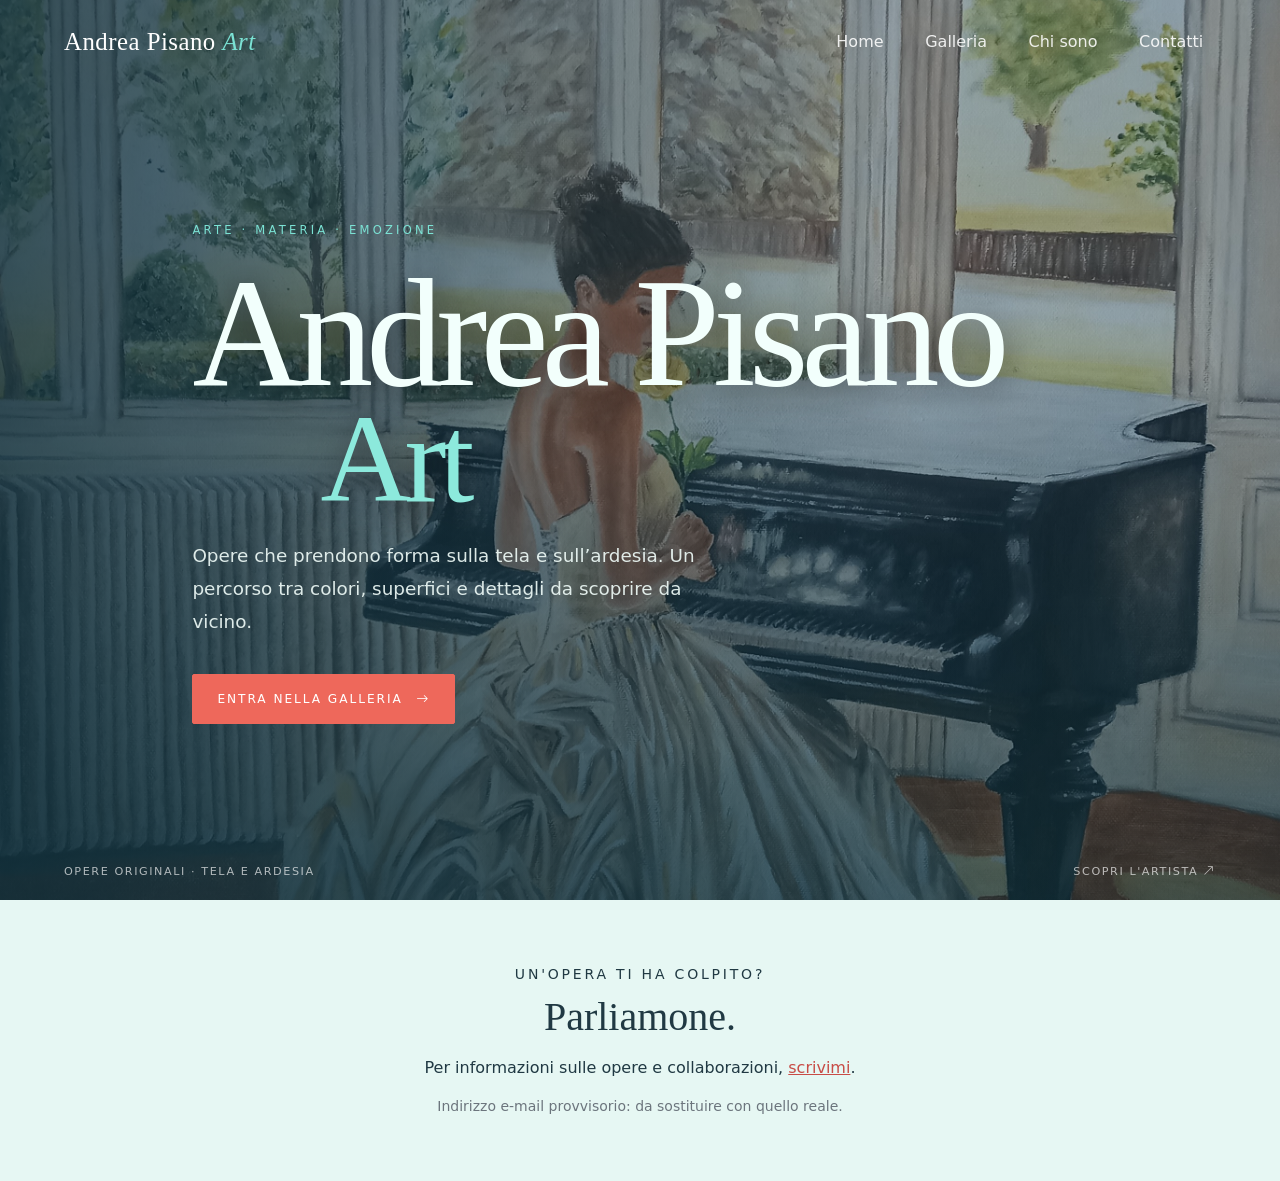
<file: index.html>
<!doctype html>
<html lang="it">
<head>
  <meta charset="utf-8">
  <meta name="viewport" content="width=device-width, initial-scale=1">
  <meta name="theme-color" content="#174a54">
  <meta name="description" content="Andrea Pisano Art — opere artistiche su tela e ardesia.">
  <title>Andrea Pisano Art</title>
  <link rel="preconnect" href="https://cdn.jsdelivr.net">
  <link href="https://cdn.jsdelivr.net/npm/bootstrap@5.3.3/dist/css/bootstrap.min.css" rel="stylesheet">
  <link href="https://cdn.jsdelivr.net/npm/bootstrap-icons@1.11.3/font/bootstrap-icons.min.css" rel="stylesheet">
  <link rel="stylesheet" href="styles.css">
  <style>
    :root { --ap-ink: #f2fffc; --ap-gold: #7be2d4; }
    html { scroll-behavior: smooth; }
    body { margin: 0; background: #12323d; color: var(--ap-ink); }
    .landing { min-height: 100svh; position: relative; isolation: isolate; display: flex; flex-direction: column; overflow: hidden; }
    .landing::before { content: ""; position: absolute; inset: 0; z-index: -2; background: url('assets/demo-artwork.jpg') center 28% / cover no-repeat; transform: scale(1); }
    .landing::after { content: ""; position: absolute; inset: 0; z-index: -1; background: linear-gradient(90deg, rgba(10,42,53,.78), rgba(12,54,64,.28) 70%), linear-gradient(0deg, rgba(10,42,53,.56), transparent 60%); }
    .landing-nav { background: transparent; padding: 1.15rem clamp(1rem, 5vw, 5rem); }
    .landing-brand { color: #fff !important; font-family: Georgia, serif; font-size: clamp(1.2rem, 2vw, 1.55rem); letter-spacing: .02em; }
    .landing-brand em { color: var(--ap-gold); font-style: italic; }
    .landing-nav .nav-link { color: #fff; opacity: .88; padding: .7rem .8rem !important; }
    .landing-nav .nav-link:hover { color: var(--ap-gold); }
    .landing-nav .navbar-toggler { border-color: #ffffff70; padding: .45rem .65rem; }
    .landing-nav .navbar-toggler-icon { filter: invert(1); }
    .landing-content { width: min(1100px, 100%); margin: auto; padding: clamp(5rem, 12vh, 9rem) clamp(1.4rem, 8vw, 8rem) clamp(4rem, 10vh, 7rem); }
    .landing-kicker { text-transform: uppercase; letter-spacing: .28em; font-size: .72rem; color: var(--ap-gold); margin-bottom: 1.5rem; }
    .landing-title { font-family: "Brush Script MT", "Segoe Script", "URW Chancery L", cursive; font-size: clamp(4.1rem, 12vw, 9.8rem); line-height: .9; font-weight: 500; letter-spacing: -.045em; margin: 0 0 1.5rem; text-shadow: 0 5px 35px #0008; }
    .landing-title span { display: block; color: #8ce9dc; font-size: .82em; margin-left: clamp(1.8rem, 10vw, 8rem); }
    .landing-copy { max-width: 34rem; color: #effbf7e8; font-size: clamp(1rem, 2vw, 1.15rem); line-height: 1.8; margin: 0 0 2.2rem; }
    .landing-cta { display: inline-flex; align-items: center; gap: .85rem; padding: .95rem 1.5rem; color: #fff; background: #ee685b; border: 1px solid #ee685b; border-radius: 2px; text-decoration: none; text-transform: uppercase; font-size: .76rem; letter-spacing: .16em; transition: .2s ease; }
    .landing-cta:hover { background: #ff8170; border-color: #ff8170; color: #fff; transform: translateY(-2px); }
    .landing-bottom { display: flex; justify-content: space-between; gap: 1rem; padding: 1.2rem clamp(1rem, 5vw, 5rem); color: #ffffffa8; font-size: .7rem; letter-spacing: .14em; text-transform: uppercase; }
    .landing-bottom a { color: inherit; text-decoration: none; }
    .contact-strip { background: #e6f7f3; color: #203943; padding: 4rem 1.5rem; text-align: center; }
    .contact-strip h2 { font: 2.5rem Georgia, serif; margin-bottom: 1rem; }
    .contact-strip a { color: #c84c46; }
    @media (max-width: 575.98px) {
      .landing::after { background: linear-gradient(90deg, rgba(10,42,53,.76), rgba(12,54,64,.34)), linear-gradient(0deg, rgba(10,42,53,.64), transparent 70%); }
      .landing-content { padding-top: 5rem; padding-bottom: 4rem; }
      .landing-title { font-size: clamp(4rem, 19vw, 6rem); }
      .landing-copy { max-width: 27rem; }
      .landing-bottom { font-size: .58rem; letter-spacing: .08em; }
    }
  </style>
</head>
<body>
  <!-- initial -->
  <main class="landing"> 
    <nav class="navbar navbar-expand-lg landing-nav" aria-label="Navigazione principale">
      <div class="container-fluid px-0">
        <a class="navbar-brand landing-brand" href="index.html">Andrea Pisano <em>Art</em></a>
        <button class="navbar-toggler" type="button" data-bs-toggle="collapse" data-bs-target="#landingNavigation" aria-controls="landingNavigation" aria-expanded="false" aria-label="Apri il menu">
          <span class="navbar-toggler-icon"></span>
        </button>
        <div class="collapse navbar-collapse" id="landingNavigation">
          <ul class="navbar-nav ms-auto align-items-lg-center gap-lg-3 pt-3 pt-lg-0">
            <li class="nav-item"><a class="nav-link" href="index.html">Home</a></li> 
            <li class="nav-item"><a class="nav-link" href="galleria.html">Galleria</a></li>
            <li class="nav-item"><a class="nav-link" href="chi-sono.html">Chi sono</a></li>
            <li class="nav-item"><a class="nav-link" href="#contatti">Contatti</a></li>
          </ul>
        </div>
      </div>
    </nav>

    <section class="landing-content">
      <p class="landing-kicker">Arte · Materia · Emozione</p>
      <h1 class="landing-title">Andrea Pisano<span> Art</span></h1>
      <p class="landing-copy">Opere che prendono forma sulla tela e sull’ardesia. Un percorso tra colori, superfici e dettagli da scoprire da vicino.</p>
      <a class="landing-cta" href="galleria.html">Entra nella galleria <i class="bi bi-arrow-right"></i></a>
    </section>
    <div class="landing-bottom"><span>Opere originali · Tela e ardesia</span><a href="chi-sono.html">Scopri l'artista <i class="bi bi-arrow-up-right"></i></a></div>
  </main>

  <section class="contact-strip" id="contatti">
    <div class="container">
      <p class="text-uppercase small mb-2" style="letter-spacing:.2em">Un'opera ti ha colpito?</p>
      <h2>Parliamone.</h2>
      <p class="mb-0">Per informazioni sulle opere e collaborazioni, <a href="mailto:info@andreapisano.art">scrivimi</a>.</p>
      <p class="small text-secondary mt-3 mb-0">Indirizzo e-mail provvisorio: da sostituire con quello reale.</p>
    </div>
  </section>
  <script src="https://cdn.jsdelivr.net/npm/bootstrap@5.3.3/dist/js/bootstrap.bundle.min.js"></script>
  <script src="sign.js"></script>
 
  <script>
    initHeroSignature('.landing-content', {
      width: '340px',     // Larghezza ideale su desktop
      maxWidth: '50%',    // Su mobile si adatta senza diventare enorme
      bottom: '8%',       // Distanza dal bordo basso
      right: '6%',        // Distanza dal bordo destro
      color: '#1e3a8a',   // Colore (es. bianco caldo/avorio per quadro scuro, oppure '#1a1817' per quadro chiaro)
      delay: 2000,        // Parte 2 secondi (2000ms) dopo il caricamento della copertina
      speed: 1.0          // Velocità di scrittura
    });
  </script>
</body>
</html>
</file>
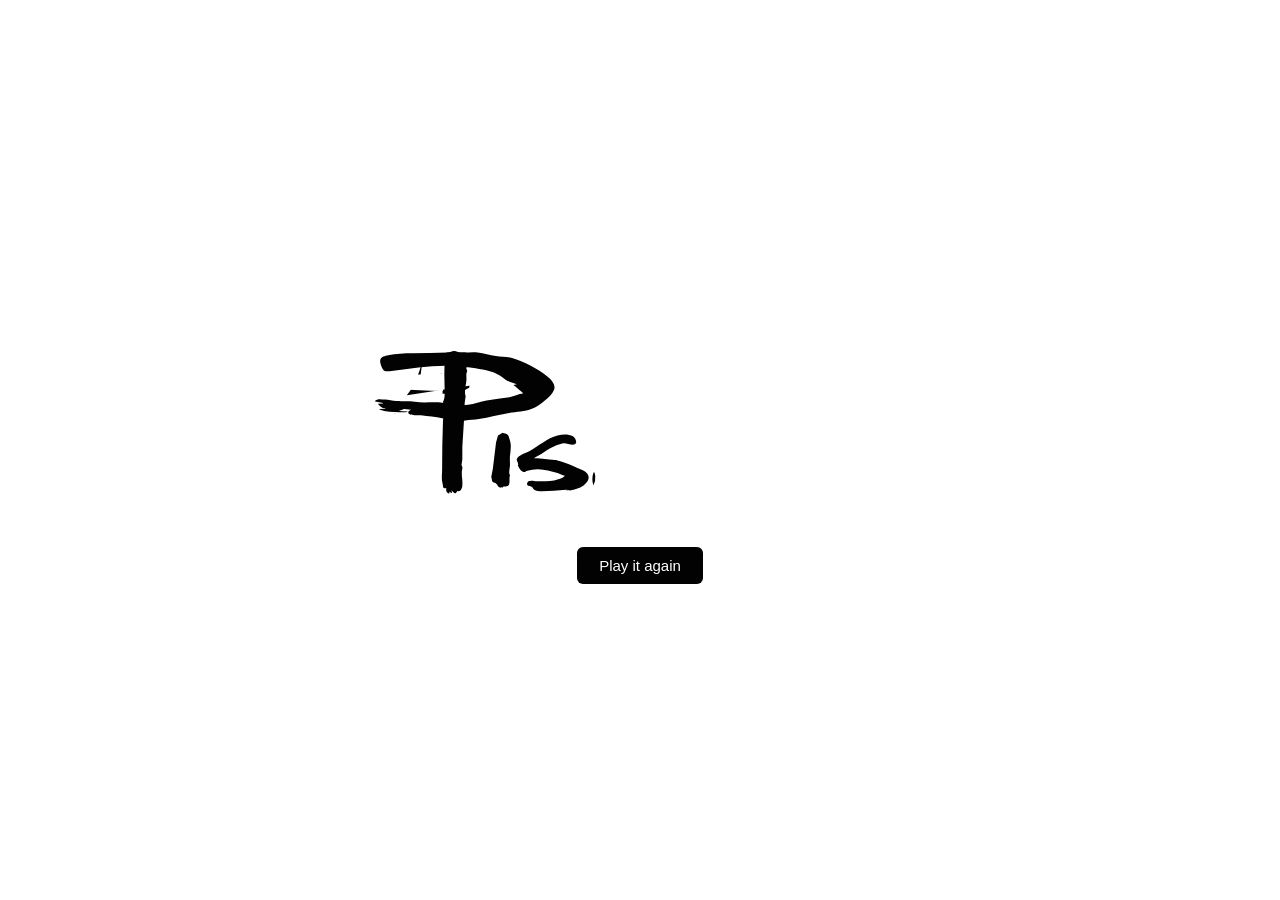
<file: test/index.html>
<!DOCTYPE html>
<html lang="it">
<head>
  <meta charset="UTF-8">
  <title>Animazione Firma</title>
  <style>
    body {
      font-family: system-ui, -apple-system, sans-serif;
      display: flex;
      flex-direction: column;
      align-items: center;
      justify-content: center;
      min-height: 100vh;
      margin: 0;
      background: #ffffff;
    }

    .container {
      width: 100%;
      max-width: 600px;
      margin: 0 auto;
      text-align: center;
    }

    .signature {
      position: relative;
      width: 100%;
      height: 0;
      padding-bottom: 35.03%;
    }

    .signature svg {
      position: absolute;
      top: 0;
      left: 0;
      width: 100%;
      height: 100%;
    }

    button {
      margin-top: 20px;
      padding: 10px 22px;
      font-size: 15px;
      cursor: pointer;
      background: #020202;
      color: #ffffff;
      border: none;
      border-radius: 6px;
      transition: opacity 0.2s;
    }

    button:hover {
      opacity: 0.8;
    }
  </style>
</head>
<body>

<div class="container">
  <div class="signature">
    <svg xmlns="http://w3.org" viewBox="0 0 825 289">
      <defs>
        <mask id="signature-mask">
          <!-- Tratto guida 1: asta verticale iniziale -->
          <path 
            fill="none" 
            stroke="#ffffff" 
            stroke-width="36" 
            stroke-linecap="round" 
            stroke-linejoin="round" 
            d="M162 45 C160 110, 155 180, 153 248" 
          />
          <!-- Tratto guida 2: occhiello orizzontale iniziale -->
          <path 
            fill="none" 
            stroke="#ffffff" 
            stroke-width="48" 
            stroke-linecap="round" 
            stroke-linejoin="round" 
            d="M52 122 C110 128, 220 135, 285 105 C300 92, 260 65, 190 58 C120 52, 70 58, 56 68" 
          />
          <!-- Tratto guida 3: lettera "i" -->
          <path 
            fill="none" 
            stroke="#ffffff" 
            stroke-width="35" 
            stroke-linecap="round" 
            stroke-linejoin="round" 
            d="M225 158 C222 185, 220 215, 219 238" 
          />
          <!-- Tratto guida 4: lettera "s" -->
          <path 
            fill="none" 
            stroke="#ffffff" 
            stroke-width="26" 
            stroke-linecap="round" 
            stroke-linejoin="round" 
            d="M322 168 C295 162, 245 186, 246 202 C248 214, 342 206, 338 224 C334 238, 285 236, 258 231" 
          />
        </mask>
      </defs>

      <g mask="url(#signature-mask)">
        <!-- Tratto 1 -->
        <path fill="#020202" d="M141.556 118.085L141.556 118.595C145.75 125.671 141.873 137.541 141.566 145.122C140.694 166.685 140.423 188.401 140.423 209.907C140.423 216.36 139.165 224.058 140.989 230.312C142.065 234.001 140.425 237.97 146.089 236.434C146.089 238.398 145.684 240.821 146.998 242.525C148.75 244.796 151.58 244.429 150.056 241.535L154.022 243.575L153.456 239.494C156.597 243.103 158.223 246.205 161.389 240.514L161.955 240.514C165.188 242.418 167.711 236.78 168.105 234.393C169.167 227.965 167.113 221.315 167.46 215.008C167.635 211.827 169.437 208.147 167.055 205.316L167.055 204.806L168.188 197.154L168.188 179.81L170.445 144.101L171.441 119.615L172.722 110.433L172.722 109.923C170.279 103.226 173.855 93.511 173.855 86.4575C173.855 82.9631 173.123 78.8917 174.988 75.7449C172.71 70.9046 172.984 66.4725 173.999 61.4615C174.577 58.6117 176.817 55.7517 175.686 52.7992C174.373 49.3733 170.255 50.3342 167.055 50.2293C160.176 50.0039 157.051 47.8354 150.056 49.8491C148.553 50.2817 146.112 49.931 145.298 51.4212C144.013 53.7725 145.274 57.3721 144.809 59.9311C142.509 72.5807 143.822 86.173 143.822 99.2105C143.822 105.229 144.796 112.62 141.556 118.085z" />
        <!-- Tratto 2 -->
        <path fill="#020202" d="M145.318 68.3892C146.48 72.0028 150.697 69.4849 153.428 69.4378C159.294 69.3365 164.496 71.0242 170.155 71.3246C172.245 71.4356 174.073 70.2664 176.237 70.6175C190.061 72.8603 202.609 73.5695 215.773 79.6612C222.057 82.5693 227.191 87.36 233.006 91.0332C238.232 94.3343 242.383 97.9972 247.051 102.093C248.921 103.734 250.633 104.11 251.76 106.574C245.57 106.985 239.245 110.615 233.006 111.669C222.601 113.427 212.026 114.339 201.58 116.125C193.034 117.586 184.76 120.691 176.237 122.13C164.099 124.181 152.479 120.559 140.757 119.195C128.202 117.735 115.194 120.049 102.742 117.946C94.3215 116.524 85.9096 117.607 77.3982 117.007C72.1958 116.64 66.8973 115.151 61.6854 114.953C57.0942 114.778 51.4446 112.767 48 117.035L48.5069 117.558L59.1511 119.651L59.1511 120.174L52.0549 120.697C54.7692 124.244 57.6626 126.922 62.1923 126.974L62.1923 127.497L54.0824 128.02L54.0824 128.543C62.8647 131.798 72.704 132.205 81.96 132.205C85.5744 132.205 89.6299 132.743 93.1111 131.681L93.1111 131.158L80.9463 130.635L88.0424 128.02L88.5493 128.02L97.6729 129.066C95.8158 130.052 91.9413 132.01 94.7932 134.504C98.5253 137.769 106.85 135.763 111.358 136.525C121.009 138.155 131.245 138.46 140.757 140.738C145.657 141.911 150.416 144.424 155.456 145.566C161.565 146.95 166.529 144.657 172.182 143.789C178.403 142.835 184.669 142.827 190.936 141.756C204.844 139.378 218.577 135.766 232.499 133.386C242.733 131.637 254.157 131.558 263.925 127.649C270.542 125 276.138 120.679 281.665 116.227C286.672 112.194 291.809 107.537 294.35 101.343C297.312 94.1207 289.488 86.5097 284.707 82.8069C271.052 72.2319 253.046 62.5876 236.554 57.7759C228.929 55.551 221.806 56.5802 214.252 55.1742C205.959 53.6306 197.898 51.1317 189.416 50.1489C181.566 49.2395 173.474 50.6092 165.593 50.0533C162.609 49.8428 159.99 48.0623 156.976 48.0013C153.863 47.9383 151.429 49.9551 148.36 50.0718C132.115 50.6895 115.308 51.0945 99.1935 51.1277C88.1988 51.1503 76.9766 51.597 66.2472 54.0284C62.1847 54.949 56.0023 55.7091 55.2393 61.0665C54.7743 64.3313 57.9003 73.5127 60.7374 75.1747C63.0647 76.538 68.2057 75.9465 70.809 75.6448C95.5456 72.7789 120.301 68.3892 145.318 68.3892M74.357 133.251L74.357 133.774L76.8914 133.774L74.357 133.251z" />
        <!-- Lettera "i" -->
        <path fill="#020202" d="M680.395 -1.98486C680.668 6.38857 690.595 -0.96508 683.374 -1.91896C682.398 -2.04797 681.378 -1.98409 680.395 -1.98486M223.612 160.689L217.223 164.257L214.547 173.906L210.143 209.999L208 221.183L208 221.691C209.012 223.606 208.48 225.934 209.525 227.716C210.503 229.385 212.57 229.181 214.043 230.131C216.593 231.777 218.3 237.895 221.598 235.417L222.101 235.417C223.492 236.376 224.107 235.959 224.619 234.4C226.069 234.4 227.73 234.61 229.143 234.239C235.629 232.533 231.627 223.555 233.685 219.658L233.685 219.15C231.399 214.827 233.514 210.418 233.675 205.932C233.845 201.23 233.229 196.376 233.75 191.698C234.49 185.045 235.819 177.947 233.685 171.364C232.806 168.656 232.58 165.443 230.53 163.306C228.736 161.435 225.891 161.664 223.612 160.689z" />
        <!-- Lettera "s" -->
        <path fill="#020202" d="M680.388 -1.98483C680.66 6.40585 690.602 -0.962949 683.371 -1.91879C682.393 -2.04807 681.371 -1.98405 680.388 -1.98483M244.647 205.342L244.647 205.851C246.231 208.676 248.7 213.597 252.212 214.339C254.333 214.787 255.829 213.085 257.759 212.633C261.773 211.693 268.296 210.421 272.385 210.634C281.453 211.104 290.322 213.494 299.114 215.771C302.689 216.697 305.41 219.359 309.201 219.605C307.46 222.56 303.178 223.331 300.123 224.356C290.113 227.716 281.115 227.246 270.872 227.246C266.441 227.246 258.007 223.983 257.186 230.785C256.833 233.712 261.37 234.071 263.297 234.917C265.149 235.73 265.243 237.292 266.628 238.466C269.291 240.725 274.153 241 277.428 241C288.828 241.001 299.507 240.112 310.714 239.03C312.658 238.843 314.369 239.882 316.262 239.783C320.049 239.587 324.797 237.801 328.366 236.536C335.025 234.174 346.626 224.777 339.805 216.614C335.785 211.804 329.604 210.796 324.331 208.144C318.207 205.063 311.651 202.611 305.166 200.421C298.942 198.319 292.47 195.953 286.002 194.774C281.944 194.035 277.165 194.221 273.394 192.607C283.146 184.778 294.348 177.745 306.679 175.01C311.462 173.949 320.454 179.626 323.999 175.405C326.329 172.631 322.741 166.641 320.296 165.356C313.823 161.954 306.044 162.511 299.114 164.303C284.756 168.016 273.434 178.656 260.785 185.752C255.827 188.534 246.721 190.894 243.465 195.795C241.56 198.664 246.22 201.956 244.647 205.342M311.218 239.981L311.218 240.491L313.74 240.491L311.218 239.981z" />
		
		<!-- Lettera "a" -->
        <path fill="#020202" d="M680.362 -1.9849C680.636 6.36904 690.622 -0.967489 683.359 -1.91915C682.376 -2.04786 681.35 -1.98412 680.362 -1.9849M389.564 198.855C385.83 197.689 383.651 198.574 379.938 198.828C370.344 199.484 359.075 202.125 352.208 209.571C343.355 219.171 346.308 237.231 357.143 244.195C358.98 245.376 361.186 244.805 363.22 245.239C378.42 248.482 391.6 240.717 404.762 234.104C410.211 231.366 416.66 227.087 418.198 220.664C418.99 217.357 416.851 213.32 416.48 210.013C416.19 207.425 417.007 204.38 416.109 201.898C414.728 198.08 411.188 194.191 408.99 190.74C404.018 182.936 399.457 174.847 392.604 168.452C383.679 160.124 367.705 155.276 356.634 162.339C353.46 164.364 345.447 169.081 347.316 173.974C349.579 179.897 362.628 174.532 367.273 175.084C370.715 175.493 373.329 177.864 375.885 179.961C381.569 184.624 388.586 191.042 389.564 198.855M396.656 216.606C391.551 223.782 380.917 226.476 372.845 228.493C369.978 229.209 365.046 230.54 363.234 227.227C360.56 222.34 365.913 218.538 369.806 216.969C379.601 213.02 386.887 213.271 396.656 216.606z" />
		
		<!-- Lettera "n" -->
        <path fill="#020202" d="M92 109C93 107 100 99 104 89C108 80 111 70 114 60C112 70 111 80 110 89C110 99 116 101 123 101C130 97 137 87 139 78C141 87 141 97 141 107C149 107 157 107 164 107C170 103 177 99 184 95C184 95 184 95 184 95" />
		
		<!-- Lettera "o" -->
        <path fill="#020202" d="M680.312 -1.98484C680.588 6.39886 690.664 -0.963811 683.335 -1.91886C682.344 -2.04803 681.309 -1.98407 680.312 -1.98484M495.786 233.672L498.342 232.654C499.763 239.169 509.913 242.584 515.721 244.351C518.21 245.108 522.406 245.781 523.388 242.834C538.303 247.468 548.867 233.59 554.29 221.457C557.227 214.884 561.815 207.484 562.142 200.08C562.844 184.196 545.48 174.121 531.567 174.122C525.731 174.122 520.314 176.658 515.749 180.23C513.234 182.198 513.154 184.807 511.556 187.328C510.623 188.801 508.97 189.533 508.04 190.984C505.912 194.306 505.165 198.334 502.7 201.607C500.726 204.227 498.429 206.156 497.092 209.241C495.749 212.337 496.598 215.662 496.231 218.912C495.607 224.45 494.07 228.098 495.786 233.672M536.167 191.178C545.234 189.812 547.282 199.695 544.79 206.187C541.135 215.71 531.91 224.157 521.344 224.656C514.05 225.001 516.79 216.223 517.321 211.786C517.666 208.903 519.746 206.937 521.335 204.66C525.06 199.32 529.111 192.241 536.167 191.178z" />
		
		<!-- Lettera "A" -->
        <path fill="#020202" d="M677.437 -1.98485C677.719 6.39413 688.004 -0.964395 680.523 -1.91891C679.512 -2.048 678.455 -1.98408 677.437 -1.98485M678.481 92.6319L679.002 93.1406L684.741 87.0363C683.537 90.4454 680.95 93.0045 679.315 96.1927C676.193 102.279 674.152 108.895 671.167 115.014C666.504 124.574 659.363 135.705 658.655 146.553L658.134 146.553L657.612 144.518L657.09 144.518L657.612 150.623C652.881 152.103 651.969 163.7 650.829 167.918C648.155 177.813 648.712 187.982 647.042 197.931C645.49 207.183 642.849 217.54 643.006 226.927C643.069 230.697 646.597 247.85 651.873 241.679L652.395 241.679L652.916 242.696L653.438 242.696L656.047 236.592C659.382 235.517 661.129 228.024 661.937 224.892C665.081 212.694 667.525 198.307 667.525 185.723L668.046 185.723L668.568 194.879L669.09 194.879C671.778 186.035 670.686 177.309 670.655 168.427C682.956 174.827 697.978 169.444 710.827 169.444C710.827 186.616 708.741 203.686 708.741 220.822C708.741 224.198 707.111 233.083 709.277 235.776C710.421 237.2 714.31 237.502 716.045 237.609L716.566 241.679L717.088 241.679L717.61 238.626L720.74 237.609L721.262 237.609C722.614 239.178 724.108 239.944 724.914 237.609L727.523 239.644L730.131 231.505L732.218 230.996L732.218 230.487L730.131 229.979L728.112 217.77L728.044 200.983L729.088 189.283L729.088 188.775C728.451 186.885 729.052 185.164 729.085 183.179C729.157 178.877 727.125 168.969 731.205 166.19C734.189 164.158 738.279 164.84 741.609 164.125C746.073 163.168 748.525 160.235 751 156.727L751 156.218L745.783 153.675L745.783 153.166C747.09 152.104 748.987 149.608 747.033 148.093C745.684 147.048 742.759 147.433 741.087 146.885C736.823 145.486 733.658 143.399 729.088 142.484C729.088 129.971 727.113 117.645 725.049 105.349C724.269 100.703 724.383 96.1378 722.647 91.6168C720.365 85.677 712.401 83.6587 711.349 76.8624L715.001 77.8798L715.523 77.3711C713.887 75.4557 712.024 75.4929 709.784 74.5458C707.386 73.5317 705.171 71.4173 702.48 71.3064C692.117 70.8796 683.194 85.4602 678.481 92.6319M677.959 93.6492L677.437 94.1579L677.437 94.6666L677.959 95.1753L678.481 95.1753L679.002 94.6666L679.002 94.1579L677.959 93.6492M700.393 96.1927C704.227 100.466 704.822 107.033 705.746 112.471C707.488 122.727 709.108 133.138 709.784 143.501L685.263 146.554L677.959 146.553L677.959 146.045C680.302 142.559 680.39 138.755 681.462 134.853C683.098 128.904 686.086 123.38 687.995 117.558C690.633 109.512 692.653 101.513 700.393 96.1927M671.698 169.953L671.698 172.497L672.22 172.497L671.698 169.953z" />
		
		<!-- Lettera "." -->
        <path fill="#020202" d="M677 -1.98487C677.28 6.38366 687.467 -0.965687 680.057 -1.91901C679.055 -2.04794 678.008 -1.9841 677 -1.98487M776.233 242.391C777.469 246.175 780.637 245.054 783.469 243.899C788.23 241.958 791.729 240.345 792.912 234.77C793.466 232.161 791.278 229.078 790.347 226.641C789.244 223.754 787.14 222.254 784.503 220.776C781.511 219.098 777.894 215.831 774.168 216.723C766.255 218.619 762.724 235.333 768.1 240.791C770.217 242.94 773.458 242.391 776.233 242.391z" />
      </g>
    </svg>
  </div>
  <button id="replay">Play it again</button>
</div>

<script>
  window.signature = {
    initialize: function() {
      const paths = document.querySelectorAll('.signature svg mask path');
      let delay = 0;

      paths.forEach((path) => {
        const length = path.getTotalLength();
        const speed = length < 100 ? 150 : Math.floor(length * 1.5);

        path.style.transition = 'none';
        path.style.strokeDasharray = `${length} ${length}`;
        path.style.strokeDashoffset = length;
        path.dataset.speed = speed;
        path.dataset.delay = delay;

        delay += speed + 100;
      });
    },

    animate: function() {
      const paths = document.querySelectorAll('.signature svg mask path');
      paths.forEach((path) => {
        const speed = path.dataset.speed;
        const delay = path.dataset.delay;
        path.style.transition = `stroke-dashoffset ${speed}ms ${delay}ms ease-in-out`;
        path.style.strokeDashoffset = '0';
      });
    }
  };

  window.signature.initialize();
  setTimeout(() => window.signature.animate(), 100);

  document.getElementById('replay').addEventListener('click', () => {
    window.signature.initialize();
    setTimeout(() => window.signature.animate(), 100);
  });
</script>

</body>
</html>
</file>
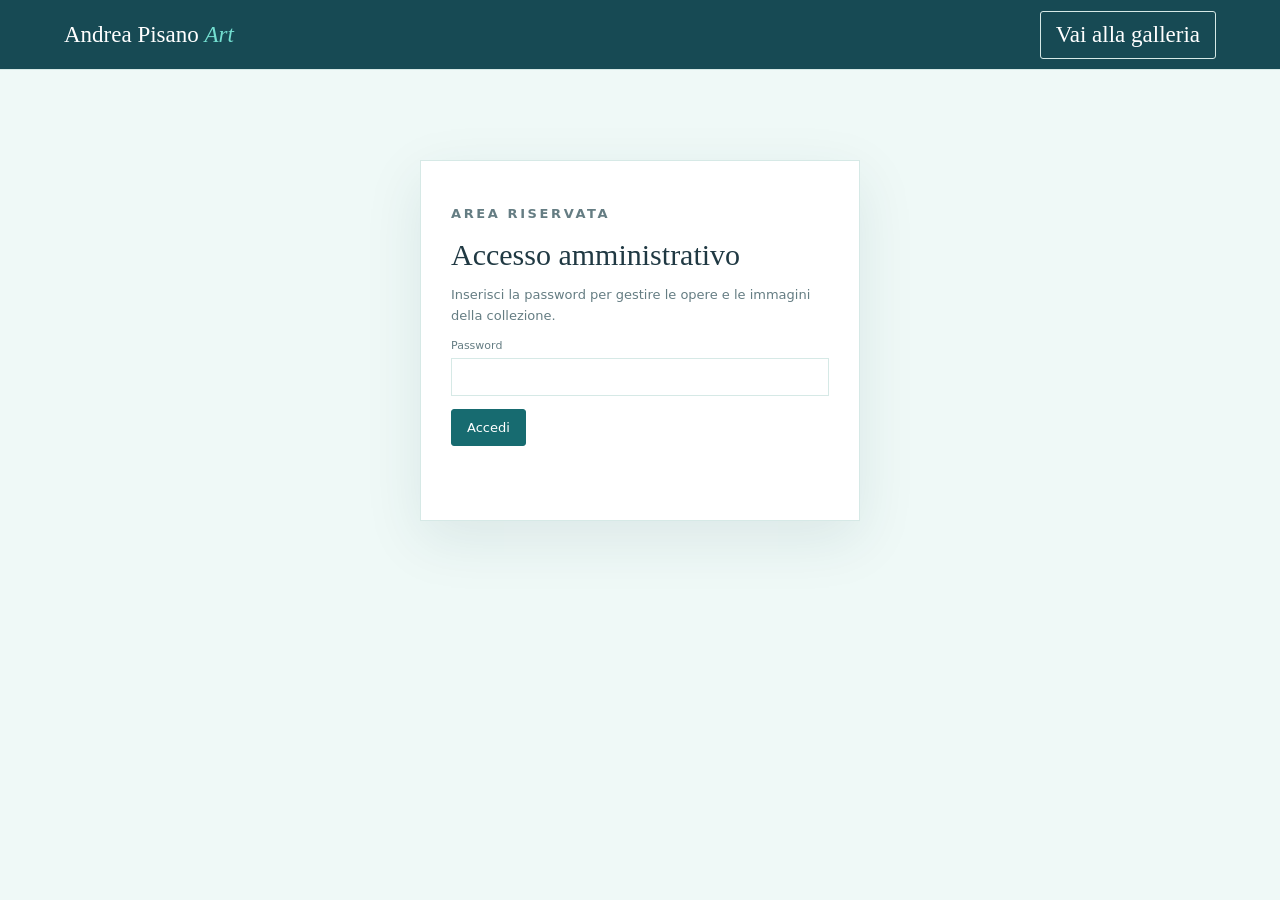
<file: admin.html>
<!doctype html>
<html lang="it">
<head>
  <meta charset="utf-8">
  <meta name="viewport" content="width=device-width, initial-scale=1">
  <meta name="theme-color" content="#174a54">
  <title>Area amministrativa — Andrea Pisano Art</title>
  <link rel="stylesheet" href="styles.css">
  <style>
    body { min-height: 100vh; background: var(--paper); }
    .admin-header { min-height: 70px; padding: 0 clamp(18px, 5vw, 76px); display: flex; align-items: center; justify-content: space-between; gap: 16px; border-bottom: 1px solid var(--line); background: #174a54; color: #fff; }
    .admin-header a { color: #fff; text-decoration: none; font: 23px Georgia,serif; }
    .admin-header em { color: #73ded0; }
    .admin-main { width: min(1120px, calc(100% - 36px)); margin: 42px auto 80px; }
    .admin-intro { display: flex; justify-content: space-between; align-items: end; gap: 20px; margin-bottom: 24px; }
    .admin-intro h1 { margin: 8px 0; font: normal clamp(32px, 5vw, 48px) Georgia,serif; }
    .admin-intro p { margin: 0; color: var(--muted); font-size: 13px; }
    .login-card, .editor-card { background: var(--panel); border: 1px solid var(--line); box-shadow: var(--shadow); }
    .login-card { width: min(440px, 100%); margin: 10vh auto; padding: 30px; }
    .login-card h1 { font: normal 30px Georgia,serif; margin: 0 0 8px; }
    .login-card p { color: var(--muted); font-size: 13px; line-height: 1.6; }
    .notice { min-height: 20px; margin: 12px 0; color: #8a3f35; font-size: 13px; }
    .notice.success { color: #23766c; }
    .admin-list { display: grid; gap: 10px; margin-bottom: 24px; }
    .admin-row { display: grid; grid-template-columns: 76px 1fr auto; align-items: center; gap: 16px; padding: 10px; background: var(--panel); border: 1px solid var(--line); }
    .admin-row img { width: 76px; height: 76px; object-fit: cover; background: #dcefeb; }
    .admin-row h3 { margin: 0 0 5px; font: 20px Georgia,serif; }
    .admin-row p { margin: 0; color: var(--muted); font-size: 12px; }
    .cover-badge { display: inline-block; margin-left: 8px; padding: 3px 6px; color: #176b70; background: #d9f2ed; font: 10px sans-serif; text-transform: uppercase; letter-spacing: .08em; }
    .editor-card { padding: clamp(18px, 4vw, 32px); }
    .editor-card h2 { margin: 0 0 20px; font: normal 28px Georgia,serif; }
    .existing-images { display: flex; flex-wrap: wrap; gap: 12px; }
    .existing-image { width: 110px; font-size: 11px; color: var(--muted); }
    .existing-image img { width: 110px; height: 110px; object-fit: cover; display: block; margin-bottom: 5px; }
    .existing-image label { display: flex; gap: 5px; align-items: center; }
    .main-image-preview { width: min(280px, 100%); min-height: 80px; margin-top: 10px; position: relative; background: #dcefeb; }
    .main-image-preview img { display: block; max-width: 100%; max-height: 260px; object-fit: contain; }
    .new-extra-previews { display: flex; flex-wrap: wrap; gap: 12px; margin-top: 10px; }
    .new-extra-previews .existing-image { color: #23766c; }
    .preview-error { padding: 8px; color: #8a3f35; font-size: 12px; }
    .form-actions { justify-content: flex-end; }
    .form-actions #deleteBtn { margin-right: auto; }
    .toolbar-line { display: flex; justify-content: space-between; align-items: center; margin: 16px 0 10px; }
    [hidden] { display: none !important; }
    @media(max-width:600px) { .admin-row { grid-template-columns: 58px 1fr; } .admin-row img { width: 58px; height: 70px; } .admin-row .btn { grid-column: 2; justify-self: start; } .admin-intro { align-items: flex-start; flex-direction: column; } }
  </style>
</head>
<body>
  <header class="admin-header">
    <a href="index.html">Andrea Pisano <em>Art</em></a>
    <div class="top-actions">
      <a class="btn" href="galleria.html">Vai alla galleria</a>
      <button class="btn" id="logoutBtn" hidden>Esci</button>
    </div>
  </header>

  <main id="loginView" class="login-card" hidden>
    <p class="eyebrow">Area riservata</p>
    <h1>Accesso amministrativo</h1>
    <p>Inserisci la password per gestire le opere e le immagini della collezione.</p>
    <form id="loginForm">
      <div class="field"><label for="password">Password</label><input id="password" type="password" autocomplete="current-password" required></div>
      <button class="btn primary" type="submit">Accedi</button>
      <div class="notice" id="loginNotice" role="status"></div>
    </form>
  </main>

  <main id="adminView" class="admin-main" hidden>
    <div class="admin-intro">
      <div><p class="eyebrow">Andrea Pisano Art · Gestione</p><h1>Le opere</h1><p>Aggiungi, aggiorna o rimuovi opere e fotografie.</p></div>
      <button class="btn primary" id="newArtworkBtn">＋ Nuova opera</button>
    </div>
    <div class="notice" id="pageNotice" role="status"></div>
    <div class="admin-list" id="artworkList"></div>

    <section class="editor-card" id="editor" hidden>
      <h2 id="editorTitle">Nuova opera</h2>
      <form id="artworkForm">
        <input type="hidden" id="artId">
        <div class="form-grid">
          <div class="field"><label for="title">Titolo *</label><input id="title" required maxlength="180"></div>
          <div class="field"><label for="support">Supporto</label><select id="support"><option>Tela</option><option>Ardesia</option></select></div>
          <div class="field"><label for="technique">Tecnica</label><input id="technique"></div>
          <div class="field"><label for="dimensions">Dimensioni</label><input id="dimensions"></div>
          <div class="field"><label for="status">Disponibilità</label><select id="status"><option>Disponibile</option><option>Venduta</option><option>In esposizione</option></select></div>
          <div class="field"><label for="year">Anno</label><input id="year" inputmode="numeric"></div>
          <div class="field full"><label for="description">Descrizione</label><textarea id="description"></textarea></div>
          <div class="field full"><label for="mainImage">Immagine principale</label><input id="mainImage" type="file" accept="image/jpeg,image/png,image/gif,image/webp"><span class="small-note" id="currentMainImage"></span><div class="main-image-preview" id="mainImagePreview" hidden></div></div>
          <div class="field full"><label for="extraImages">Aggiungi fotografie</label><input id="extraImages" type="file" accept="image/jpeg,image/png,image/gif,image/webp" multiple><span class="small-note">JPEG, PNG, GIF o WebP; massimo 25 MB per immagine. Le immagini aggiuntive possono essere rimosse deselezionando quelle già presenti.</span><div class="new-extra-previews" id="newExtraPreviews"></div></div>
          <div class="field full" id="extraImagesWrap" hidden><label>Fotografie presenti</label><div class="existing-images" id="existingImages"></div></div>
          <div class="field full"><label><input id="isCover" type="checkbox"> Usa questa opera come copertina della homepage</label><span class="small-note">Selezionandola, la copertina precedente verrà sostituita.</span></div>
        </div>
        <div class="review-editor">
          <h3>Testimonianza (facoltativa)</h3>
          <div class="form-grid">
            <div class="field"><label for="reviewer">Nome cliente</label><input id="reviewer"></div>
            <div class="field"><label for="reviewPhoto">Fotografia testimonianza</label><input id="reviewPhoto" type="file" accept="image/jpeg,image/png,image/gif,image/webp"></div>
            <div class="field full"><label for="reviewText">Testo</label><textarea id="reviewText"></textarea></div>
          </div>
        </div>
        <div class="form-actions">
          <button type="button" class="btn danger" id="deleteBtn" hidden>Elimina opera</button>
          <button type="button" class="btn" id="cancelBtn">Annulla</button>
          <button type="submit" class="btn primary" id="saveBtn">Salva opera</button>
        </div>
      </form>
    </section>
  </main>
  <script src="admin.js" defer></script>
</body>
</html>
</file>
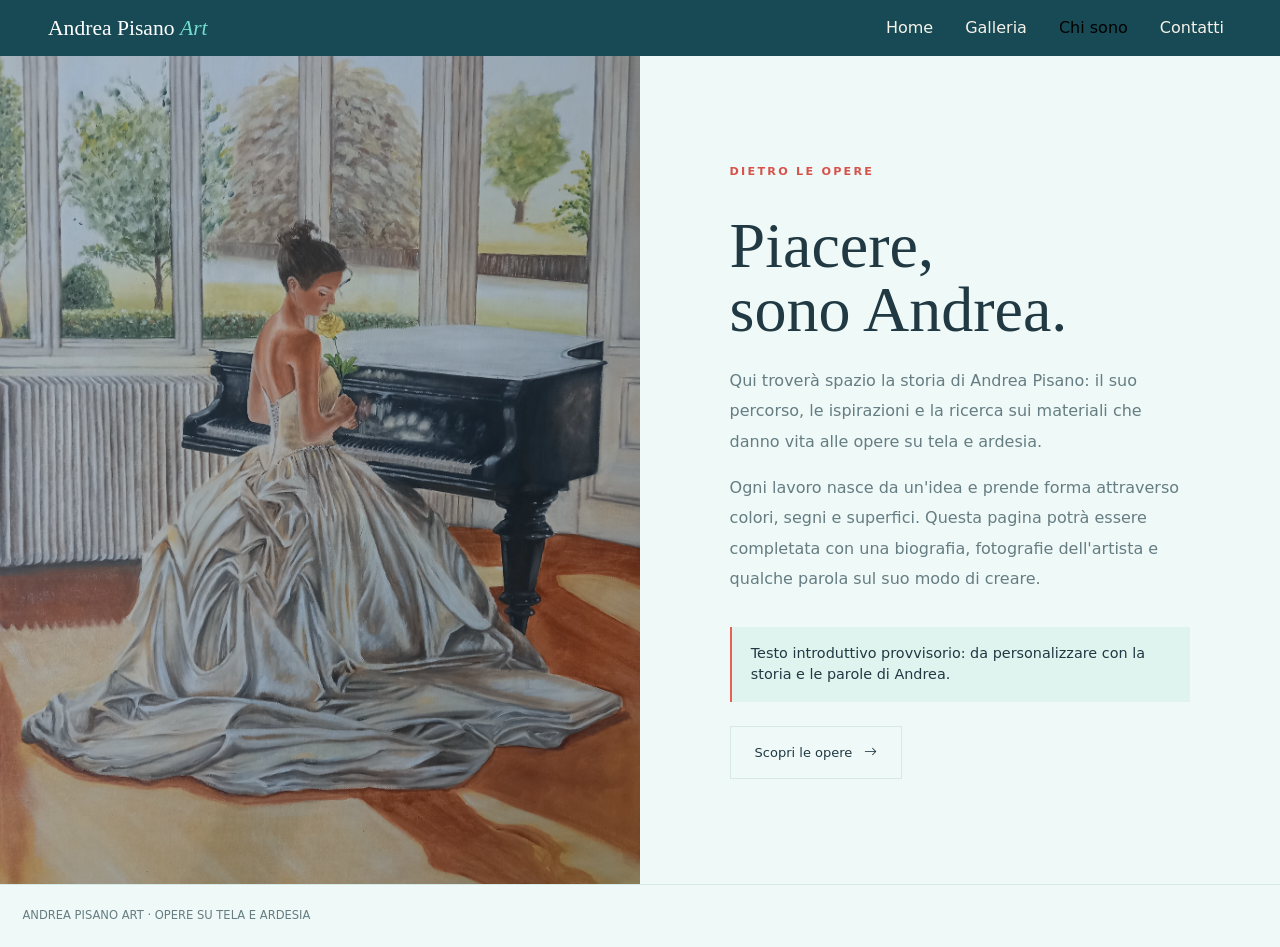
<file: chi-sono.html>
<!doctype html>
<html lang="it">
<head>
  <meta charset="utf-8">
  <meta name="viewport" content="width=device-width, initial-scale=1">
  <meta name="theme-color" content="#174a54">
  <title>Chi sono — Andrea Pisano Art</title>
  <link href="https://cdn.jsdelivr.net/npm/bootstrap@5.3.3/dist/css/bootstrap.min.css" rel="stylesheet">
  <link href="https://cdn.jsdelivr.net/npm/bootstrap-icons@1.11.3/font/bootstrap-icons.min.css" rel="stylesheet">
  <link rel="stylesheet" href="styles.css">
  <style>
    body { background: #eff9f7; }
    .about-nav { background: #174a54; }
    .about-nav .navbar-brand { color: #fff; font: 1.35rem Georgia,serif; }
    .about-nav .navbar-brand em { color: #73ded0; }
    .about-nav .nav-link { color: #f7f2e9; }
    .about-nav .navbar-toggler { border-color: #ffffff70; }
    .about-nav .navbar-toggler-icon { filter: invert(1); }
    .about-wrap { min-height: calc(100svh - 72px); display: grid; grid-template-columns: 1fr 1fr; }
    .about-image { min-height: 560px; background: linear-gradient(#12364035,#12364035), url('assets/demo-artwork.jpg') center/cover; }
    .about-copy { display: flex; flex-direction: column; justify-content: center; padding: clamp(2rem, 7vw, 7rem); }
    .about-copy .eyebrow { color: #d6534c; letter-spacing: .2em; text-transform: uppercase; font-size: .7rem; font-weight: 700; }
    .about-copy h1 { font: clamp(2.8rem, 5vw, 5rem)/1 Georgia,serif; margin: 1rem 0 1.5rem; }
    .about-copy p { color: #657d83; line-height: 1.9; }
    .about-note { margin-top: 1rem; padding: 1rem 1.2rem; border-left: 2px solid #e85f55; background: #dff3ef; font-size: .9rem; }
    .about-footer { padding: 1.4rem; color: #657d83; font-size: .72rem; text-align: center; }
    @media(max-width:767.98px) { .about-wrap { grid-template-columns: 1fr; } .about-image { min-height: 38vh; } .about-copy { padding: 2.5rem 1.5rem 4rem; } }
  </style>
</head>
<body>
  <nav class="navbar navbar-expand-lg about-nav sticky-top">
    <div class="container-fluid px-3 px-lg-5">
      <a class="navbar-brand" href="index.html">Andrea Pisano <em>Art</em></a>
      <button class="navbar-toggler" type="button" data-bs-toggle="collapse" data-bs-target="#aboutNavigation" aria-controls="aboutNavigation" aria-expanded="false" aria-label="Apri il menu"><span class="navbar-toggler-icon"></span></button>
      <div class="collapse navbar-collapse" id="aboutNavigation">
        <ul class="navbar-nav ms-auto gap-lg-3 pt-3 pt-lg-0">
          <li class="nav-item"><a class="nav-link" href="index.html">Home</a></li>
          <li class="nav-item"><a class="nav-link" href="galleria.html">Galleria</a></li>
          <li class="nav-item"><a class="nav-link active" aria-current="page" href="chi-sono.html">Chi sono</a></li>
          <li class="nav-item"><a class="nav-link" href="index.html#contatti">Contatti</a></li>
        </ul>
      </div>
    </div>
  </nav>
  <main class="about-wrap">
    <div class="about-image" role="img" aria-label="Immagine artistica provvisoria"></div>
    <section class="about-copy">
      <p class="eyebrow">Dietro le opere</p>
      <h1>Piacere,<br>sono Andrea.</h1>
      <p>Qui troverà spazio la storia di Andrea Pisano: il suo percorso, le ispirazioni e la ricerca sui materiali che danno vita alle opere su tela e ardesia.</p>
      <p>Ogni lavoro nasce da un'idea e prende forma attraverso colori, segni e superfici. Questa pagina potrà essere completata con una biografia, fotografie dell'artista e qualche parola sul suo modo di creare.</p>
      <div class="about-note">Testo introduttivo provvisorio: da personalizzare con la storia e le parole di Andrea.</div>
      <div class="mt-4"><a class="btn btn-dark rounded-0 px-4 py-3" href="galleria.html">Scopri le opere <i class="bi bi-arrow-right ms-2"></i></a></div>
    </section>
  </main>
  <footer class="about-footer">ANDREA PISANO ART · OPERE SU TELA E ARDESIA</footer>
  <script src="https://cdn.jsdelivr.net/npm/bootstrap@5.3.3/dist/js/bootstrap.bundle.min.js"></script>
</body>
</html>
</file>
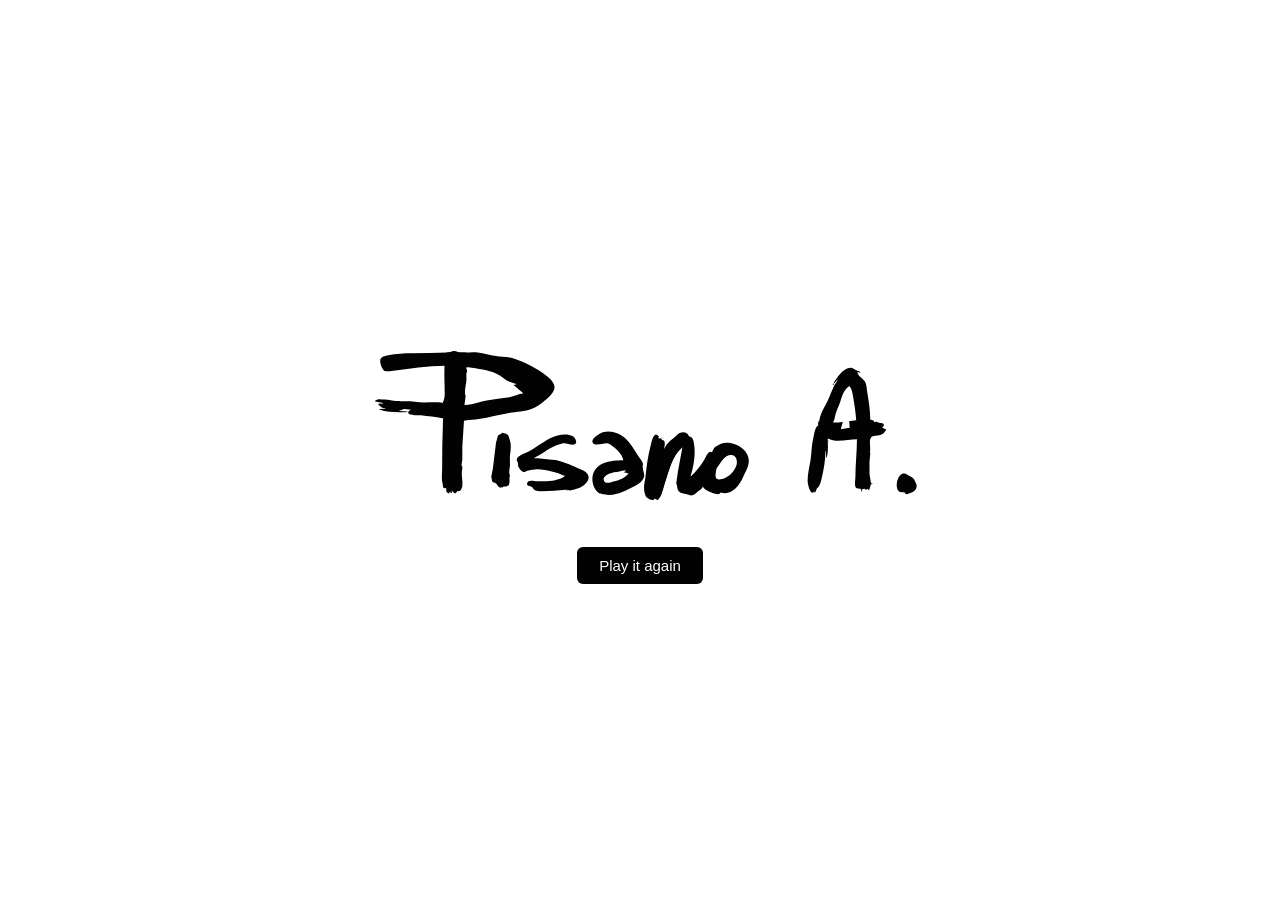
<file: test/index2.html>
<!DOCTYPE html>
<html lang="it">
<head>
  <meta charset="UTF-8">
  <title>Animazione Firma</title>
  <style>
    body {
      font-family: system-ui, -apple-system, sans-serif;
      display: flex;
      flex-direction: column;
      align-items: center;
      justify-content: center;
      min-height: 100vh;
      margin: 0;
      background: #ffffff;
    }

    .container {
      width: 100%;
      max-width: 600px;
      margin: 0 auto;
      text-align: center;
    }

    .signature {
      position: relative;
      width: 100%;
      height: 0;
      padding-bottom: 35.03%;
    }

    .signature svg {
      position: absolute;
      top: 0;
      left: 0;
      width: 100%;
      height: 100%;
    }

    button {
      margin-top: 20px;
      padding: 10px 22px;
      font-size: 15px;
      cursor: pointer;
      background: #020202;
      color: #ffffff;
      border: none;
      border-radius: 6px;
      transition: opacity 0.2s;
    }

    button:hover {
      opacity: 0.8;
    }
  </style>
</head>
<body>

<div class="container">
  <div class="signature">
    <svg xmlns="http://w3.org" viewBox="0 0 825 289">
      <defs>
        <mask id="signature-mask">
		  <!-- 1. Iniziale: asta verticale -->
		  <path 
			fill="none" 
			stroke="#ffffff" 
			stroke-width="36" 
			stroke-linecap="round" 
			stroke-linejoin="round" 
			d="M162 45 C160 110, 155 180, 153 248" 
		  />
		  <!-- 2. Iniziale: occhiello orizzontale -->
		  <path 
			fill="none" 
			stroke="#ffffff" 
			stroke-width="48" 
			stroke-linecap="round" 
			stroke-linejoin="round" 
			d="M52 122 C110 128, 220 135, 285 105 C300 92, 260 65, 190 58 C120 52, 70 58, 56 68" 
		  />
		  <!-- 3. Lettera "i" -->
		  <path 
			fill="none" 
			stroke="#ffffff" 
			stroke-width="35" 
			stroke-linecap="round" 
			stroke-linejoin="round" 
			d="M225 158 C222 185, 220 215, 219 238" 
		  />
		  <!-- 4. Lettera "s" -->
		  <path 
			fill="none" 
			stroke="#ffffff" 
			stroke-width="26" 
			stroke-linecap="round" 
			stroke-linejoin="round" 
			d="M322 168 C295 162, 245 186, 246 202 C248 214, 342 206, 338 224 C334 238, 285 236, 258 231" 
		  />
		  <!-- 5. Lettera "a" -->
		  <path 
			fill="none" 
			stroke="#ffffff" 
			stroke-width="28" 
			stroke-linecap="round" 
			stroke-linejoin="round" 
			d="M352 168 C372 158, 398 175, 405 198 C385 196, 355 205, 354 225 C354 242, 385 242, 408 218 L412 232" 
		  />
		  <!-- Lettera "n" -->
		  <path 
			  fill="none" 
			  stroke="#ffffff" 
			  stroke-width="26" 
			  stroke-linecap="round" 
			  stroke-linejoin="round" 
			  d="M436 165 C431 195, 427 225, 428 248 C436 220, 448 168, 474 166 C484 166, 474 215, 472 236 C474 244, 495 225, 509 188" 
			/>
		
		   
		  <!-- 7. Lettera "o" -->
		  <path 
			fill="none" 
			stroke="#ffffff" 
			stroke-width="30" 
			stroke-linecap="round" 
			stroke-linejoin="round" 
			d="M538 182 C515 180, 502 205, 504 226 C506 244, 536 244, 548 222 C560 200, 554 182, 535 182" 
		  />
		  <!-- 8. Lettera "A" maiuscola (gambe) -->
		  <path 
			fill="none" 
			stroke="#ffffff" 
			stroke-width="34" 
			stroke-linecap="round" 
			stroke-linejoin="round" 
			d="M682 90 C665 130, 650 185, 648 242 C660 210, 675 110, 704 78 C718 110, 720 180, 722 238" 
		  />
		  <!-- 9. Lettera "A" maiuscola (taglio orizzontale) -->
		  <path 
			fill="none" 
			stroke="#ffffff" 
			stroke-width="28" 
			stroke-linecap="round" 
			stroke-linejoin="round" 
			d="M668 172 C695 170, 725 164, 750 156" 
		  />
		  <!-- 10. Punto finale "." -->
		  <path 
			fill="none" 
			stroke="#ffffff" 
			stroke-width="36" 
			stroke-linecap="round" 
			stroke-linejoin="round" 
			d="M778 230 L779 231" 
		  />
		</mask>
      </defs>

      <g mask="url(#signature-mask)">
        <!-- Tratto 1 -->
        <path fill="#020202" d="M141.556 118.085L141.556 118.595C145.75 125.671 141.873 137.541 141.566 145.122C140.694 166.685 140.423 188.401 140.423 209.907C140.423 216.36 139.165 224.058 140.989 230.312C142.065 234.001 140.425 237.97 146.089 236.434C146.089 238.398 145.684 240.821 146.998 242.525C148.75 244.796 151.58 244.429 150.056 241.535L154.022 243.575L153.456 239.494C156.597 243.103 158.223 246.205 161.389 240.514L161.955 240.514C165.188 242.418 167.711 236.78 168.105 234.393C169.167 227.965 167.113 221.315 167.46 215.008C167.635 211.827 169.437 208.147 167.055 205.316L167.055 204.806L168.188 197.154L168.188 179.81L170.445 144.101L171.441 119.615L172.722 110.433L172.722 109.923C170.279 103.226 173.855 93.511 173.855 86.4575C173.855 82.9631 173.123 78.8917 174.988 75.7449C172.71 70.9046 172.984 66.4725 173.999 61.4615C174.577 58.6117 176.817 55.7517 175.686 52.7992C174.373 49.3733 170.255 50.3342 167.055 50.2293C160.176 50.0039 157.051 47.8354 150.056 49.8491C148.553 50.2817 146.112 49.931 145.298 51.4212C144.013 53.7725 145.274 57.3721 144.809 59.9311C142.509 72.5807 143.822 86.173 143.822 99.2105C143.822 105.229 144.796 112.62 141.556 118.085z" />
        <!-- Tratto 2 -->
        <path fill="#020202" d="M145.318 68.3892C146.48 72.0028 150.697 69.4849 153.428 69.4378C159.294 69.3365 164.496 71.0242 170.155 71.3246C172.245 71.4356 174.073 70.2664 176.237 70.6175C190.061 72.8603 202.609 73.5695 215.773 79.6612C222.057 82.5693 227.191 87.36 233.006 91.0332C238.232 94.3343 242.383 97.9972 247.051 102.093C248.921 103.734 250.633 104.11 251.76 106.574C245.57 106.985 239.245 110.615 233.006 111.669C222.601 113.427 212.026 114.339 201.58 116.125C193.034 117.586 184.76 120.691 176.237 122.13C164.099 124.181 152.479 120.559 140.757 119.195C128.202 117.735 115.194 120.049 102.742 117.946C94.3215 116.524 85.9096 117.607 77.3982 117.007C72.1958 116.64 66.8973 115.151 61.6854 114.953C57.0942 114.778 51.4446 112.767 48 117.035L48.5069 117.558L59.1511 119.651L59.1511 120.174L52.0549 120.697C54.7692 124.244 57.6626 126.922 62.1923 126.974L62.1923 127.497L54.0824 128.02L54.0824 128.543C62.8647 131.798 72.704 132.205 81.96 132.205C85.5744 132.205 89.6299 132.743 93.1111 131.681L93.1111 131.158L80.9463 130.635L88.0424 128.02L88.5493 128.02L97.6729 129.066C95.8158 130.052 91.9413 132.01 94.7932 134.504C98.5253 137.769 106.85 135.763 111.358 136.525C121.009 138.155 131.245 138.46 140.757 140.738C145.657 141.911 150.416 144.424 155.456 145.566C161.565 146.95 166.529 144.657 172.182 143.789C178.403 142.835 184.669 142.827 190.936 141.756C204.844 139.378 218.577 135.766 232.499 133.386C242.733 131.637 254.157 131.558 263.925 127.649C270.542 125 276.138 120.679 281.665 116.227C286.672 112.194 291.809 107.537 294.35 101.343C297.312 94.1207 289.488 86.5097 284.707 82.8069C271.052 72.2319 253.046 62.5876 236.554 57.7759C228.929 55.551 221.806 56.5802 214.252 55.1742C205.959 53.6306 197.898 51.1317 189.416 50.1489C181.566 49.2395 173.474 50.6092 165.593 50.0533C162.609 49.8428 159.99 48.0623 156.976 48.0013C153.863 47.9383 151.429 49.9551 148.36 50.0718C132.115 50.6895 115.308 51.0945 99.1935 51.1277C88.1988 51.1503 76.9766 51.597 66.2472 54.0284C62.1847 54.949 56.0023 55.7091 55.2393 61.0665C54.7743 64.3313 57.9003 73.5127 60.7374 75.1747C63.0647 76.538 68.2057 75.9465 70.809 75.6448C95.5456 72.7789 120.301 68.3892 145.318 68.3892M74.357 133.251L74.357 133.774L76.8914 133.774L74.357 133.251z" />
        <!-- Lettera "i" -->
        <path fill="#020202" d="M680.395 -1.98486C680.668 6.38857 690.595 -0.96508 683.374 -1.91896C682.398 -2.04797 681.378 -1.98409 680.395 -1.98486M223.612 160.689L217.223 164.257L214.547 173.906L210.143 209.999L208 221.183L208 221.691C209.012 223.606 208.48 225.934 209.525 227.716C210.503 229.385 212.57 229.181 214.043 230.131C216.593 231.777 218.3 237.895 221.598 235.417L222.101 235.417C223.492 236.376 224.107 235.959 224.619 234.4C226.069 234.4 227.73 234.61 229.143 234.239C235.629 232.533 231.627 223.555 233.685 219.658L233.685 219.15C231.399 214.827 233.514 210.418 233.675 205.932C233.845 201.23 233.229 196.376 233.75 191.698C234.49 185.045 235.819 177.947 233.685 171.364C232.806 168.656 232.58 165.443 230.53 163.306C228.736 161.435 225.891 161.664 223.612 160.689z" />
        <!-- Lettera "s" -->
        <path fill="#020202" d="M680.388 -1.98483C680.66 6.40585 690.602 -0.962949 683.371 -1.91879C682.393 -2.04807 681.371 -1.98405 680.388 -1.98483M244.647 205.342L244.647 205.851C246.231 208.676 248.7 213.597 252.212 214.339C254.333 214.787 255.829 213.085 257.759 212.633C261.773 211.693 268.296 210.421 272.385 210.634C281.453 211.104 290.322 213.494 299.114 215.771C302.689 216.697 305.41 219.359 309.201 219.605C307.46 222.56 303.178 223.331 300.123 224.356C290.113 227.716 281.115 227.246 270.872 227.246C266.441 227.246 258.007 223.983 257.186 230.785C256.833 233.712 261.37 234.071 263.297 234.917C265.149 235.73 265.243 237.292 266.628 238.466C269.291 240.725 274.153 241 277.428 241C288.828 241.001 299.507 240.112 310.714 239.03C312.658 238.843 314.369 239.882 316.262 239.783C320.049 239.587 324.797 237.801 328.366 236.536C335.025 234.174 346.626 224.777 339.805 216.614C335.785 211.804 329.604 210.796 324.331 208.144C318.207 205.063 311.651 202.611 305.166 200.421C298.942 198.319 292.47 195.953 286.002 194.774C281.944 194.035 277.165 194.221 273.394 192.607C283.146 184.778 294.348 177.745 306.679 175.01C311.462 173.949 320.454 179.626 323.999 175.405C326.329 172.631 322.741 166.641 320.296 165.356C313.823 161.954 306.044 162.511 299.114 164.303C284.756 168.016 273.434 178.656 260.785 185.752C255.827 188.534 246.721 190.894 243.465 195.795C241.56 198.664 246.22 201.956 244.647 205.342M311.218 239.981L311.218 240.491L313.74 240.491L311.218 239.981z" />
		
		<!-- Lettera "a" -->
		<path fill="#020202" d="M680.362 -1.9849C680.636 6.36904 690.622 -0.967489 683.359 -1.91915C682.376 -2.04786 681.35 -1.98412 680.362 -1.9849M389.564 198.855C385.83 197.689 383.651 198.574 379.938 198.828C370.344 199.484 359.075 202.125 352.208 209.571C343.355 219.171 346.308 237.231 357.143 244.195C358.98 245.376 361.186 244.805 363.22 245.239C378.42 248.482 391.6 240.717 404.762 234.104C410.211 231.366 416.66 227.087 418.198 220.664C418.99 217.357 416.851 213.32 416.48 210.013C416.19 207.425 417.007 204.38 416.109 201.898C414.728 198.08 411.188 194.191 408.99 190.74C404.018 182.936 399.457 174.847 392.604 168.452C383.679 160.124 367.705 155.276 356.634 162.339C353.46 164.364 345.447 169.081 347.316 173.974C349.579 179.897 362.628 174.532 367.273 175.084C370.715 175.493 373.329 177.864 375.885 179.961C381.569 184.624 388.586 191.042 389.564 198.855M396.656 216.606C391.551 223.782 380.917 226.476 372.845 228.493C369.978 229.209 365.046 230.54 363.234 227.227C360.56 222.34 365.913 218.538 369.806 216.969C379.601 213.02 386.887 213.271 396.656 216.606z" />

		<!-- Lettera "n" -->
		<path fill="#020202" d="M446.526 182.185L445.998 182.185C446.106 178.479 448.577 171.093 442.832 170.648C442.255 168.673 441.127 167.258 439.138 168.551L438.61 168.551L437.555 167.502L437.555 166.978L438.61 166.453L438.61 165.929C431.305 155.502 428.186 174.556 426.845 179.563C423.203 193.166 421.641 207.107 420.073 220.989C419.43 226.678 417.657 231.936 418.058 237.77C418.25 240.549 419.6 247.707 421.802 249.428C424.329 251.401 431.914 255.512 432.278 250.879L436.499 252.977L437.027 252.977C442.932 246.705 445.14 237.877 447.59 229.904C453.02 212.236 456.292 193.271 470.799 180.612L464.604 214.172L462.356 229.904L462.356 230.428C464.346 234.133 462.86 238.046 466.119 241.41C469.012 244.396 472.417 243.926 476.076 244.835C478.902 245.537 480.92 246.974 483.992 246.616C486.878 246.28 488.715 244.363 490.852 242.623C493.903 240.137 497.623 237.887 499.217 234.099C500.717 230.534 500.23 225.84 501.255 222.038C502.709 216.649 505.088 211.578 506.862 206.306C508.64 201.024 510.716 195.495 511.919 190.06C512.307 188.308 511.278 186.807 509.329 186.795C506.149 186.776 503.003 193.97 501.646 196.343C496.486 205.366 489.652 214.208 481.881 220.989C485.955 208.016 488.823 192.419 487.226 179.038C486.653 174.238 485.897 165.865 479.77 165.404C478.229 159.95 471.862 158.934 467.106 160.975C464.249 162.201 462.975 164.179 460.705 166.081C455.792 170.199 448.335 175.761 446.526 182.185M443.887 166.453L443.887 169.075L444.415 169.075L443.887 166.453z" />


		<!-- Lettera "o" -->
		<path fill="#020202" d="M680.312 -1.98484C680.588 6.39886 690.664 -0.963811 683.335 -1.91886C682.344 -2.04803 681.309 -1.98407 680.312 -1.98484M495.786 233.672L498.342 232.654C499.763 239.169 509.913 242.584 515.721 244.351C518.21 245.108 522.406 245.781 523.388 242.834C538.303 247.468 548.867 233.59 554.29 221.457C557.227 214.884 561.815 207.484 562.142 200.08C562.844 184.196 545.48 174.121 531.567 174.122C525.731 174.122 520.314 176.658 515.749 180.23C513.234 182.198 513.154 184.807 511.556 187.328C510.623 188.801 508.97 189.533 508.04 190.984C505.912 194.306 505.165 198.334 502.7 201.607C500.726 204.227 498.429 206.156 497.092 209.241C495.749 212.337 496.598 215.662 496.231 218.912C495.607 224.45 494.07 228.098 495.786 233.672M536.167 191.178C545.234 189.812 547.282 199.695 544.79 206.187C541.135 215.71 531.91 224.157 521.344 224.656C514.05 225.001 516.79 216.223 517.321 211.786C517.666 208.903 519.746 206.937 521.335 204.66C525.06 199.32 529.111 192.241 536.167 191.178z" />

		<!-- Lettera "A" -->
		<path fill="#020202" d="M677.437 -1.98485C677.719 6.39413 688.004 -0.964395 680.523 -1.91891C679.512 -2.048 678.455 -1.98408 677.437 -1.98485M678.481 92.6319L679.002 93.1406L684.741 87.0363C683.537 90.4454 680.95 93.0045 679.315 96.1927C676.193 102.279 674.152 108.895 671.167 115.014C666.504 124.574 659.363 135.705 658.655 146.553L658.134 146.553L657.612 144.518L657.09 144.518L657.612 150.623C652.881 152.103 651.969 163.7 650.829 167.918C648.155 177.813 648.712 187.982 647.042 197.931C645.49 207.183 642.849 217.54 643.006 226.927C643.069 230.697 646.597 247.85 651.873 241.679L652.395 241.679L652.916 242.696L653.438 242.696L656.047 236.592C659.382 235.517 661.129 228.024 661.937 224.892C665.081 212.694 667.525 198.307 667.525 185.723L668.046 185.723L668.568 194.879L669.09 194.879C671.778 186.035 670.686 177.309 670.655 168.427C682.956 174.827 697.978 169.444 710.827 169.444C710.827 186.616 708.741 203.686 708.741 220.822C708.741 224.198 707.111 233.083 709.277 235.776C710.421 237.2 714.31 237.502 716.045 237.609L716.566 241.679L717.088 241.679L717.61 238.626L720.74 237.609L721.262 237.609C722.614 239.178 724.108 239.944 724.914 237.609L727.523 239.644L730.131 231.505L732.218 230.996L732.218 230.487L730.131 229.979L728.112 217.77L728.044 200.983L729.088 189.283L729.088 188.775C728.451 186.885 729.052 185.164 729.085 183.179C729.157 178.877 727.125 168.969 731.205 166.19C734.189 164.158 738.279 164.84 741.609 164.125C746.073 163.168 748.525 160.235 751 156.727L751 156.218L745.783 153.675L745.783 153.166C747.09 152.104 748.987 149.608 747.033 148.093C745.684 147.048 742.759 147.433 741.087 146.885C736.823 145.486 733.658 143.399 729.088 142.484C729.088 129.971 727.113 117.645 725.049 105.349C724.269 100.703 724.383 96.1378 722.647 91.6168C720.365 85.677 712.401 83.6587 711.349 76.8624L715.001 77.8798L715.523 77.3711C713.887 75.4557 712.024 75.4929 709.784 74.5458C707.386 73.5317 705.171 71.4173 702.48 71.3064C692.117 70.8796 683.194 85.4602 678.481 92.6319M677.959 93.6492L677.437 94.1579L677.437 94.6666L677.959 95.1753L678.481 95.1753L679.002 94.6666L679.002 94.1579L677.959 93.6492M700.393 96.1927C704.227 100.466 704.822 107.033 705.746 112.471C707.488 122.727 709.108 133.138 709.784 143.501L685.263 146.554L677.959 146.553L677.959 146.045C680.302 142.559 680.39 138.755 681.462 134.853C683.098 128.904 686.086 123.38 687.995 117.558C690.633 109.512 692.653 101.513 700.393 96.1927M671.698 169.953L671.698 172.497L672.22 172.497L671.698 169.953z" />

		<!-- Lettera "." -->
		<path fill="#020202" d="M677 -1.98487C677.28 6.38366 687.467 -0.965687 680.057 -1.91901C679.055 -2.04794 678.008 -1.9841 677 -1.98487M776.233 242.391C777.469 246.175 780.637 245.054 783.469 243.899C788.23 241.958 791.729 240.345 792.912 234.77C793.466 232.161 791.278 229.078 790.347 226.641C789.244 223.754 787.14 222.254 784.503 220.776C781.511 219.098 777.894 215.831 774.168 216.723C766.255 218.619 762.724 235.333 768.1 240.791C770.217 242.94 773.458 242.391 776.233 242.391z" />

      </g>
    </svg>
  </div>
  <button id="replay">Play it again</button>
</div>

<script>
  window.signature = {
    initialize: function() {
      const paths = document.querySelectorAll('.signature svg mask path');
      let delay = 0;

      paths.forEach((path) => {
        const length = path.getTotalLength();
        const speed = length < 100 ? 150 : Math.floor(length * 1.5);

        path.style.transition = 'none';
        path.style.strokeDasharray = `${length} ${length}`;
        path.style.strokeDashoffset = length;
        path.dataset.speed = speed;
        path.dataset.delay = delay;

        delay += speed + 100;
      });
    },

    animate: function() {
      const paths = document.querySelectorAll('.signature svg mask path');
      paths.forEach((path) => {
        const speed = path.dataset.speed;
        const delay = path.dataset.delay;
        path.style.transition = `stroke-dashoffset ${speed}ms ${delay}ms ease-in-out`;
        path.style.strokeDashoffset = '0';
      });
    }
  };

  window.signature.initialize();
  setTimeout(() => window.signature.animate(), 100);

  document.getElementById('replay').addEventListener('click', () => {
    window.signature.initialize();
    setTimeout(() => window.signature.animate(), 100);
  });
</script>

</body>
</html>
</file>
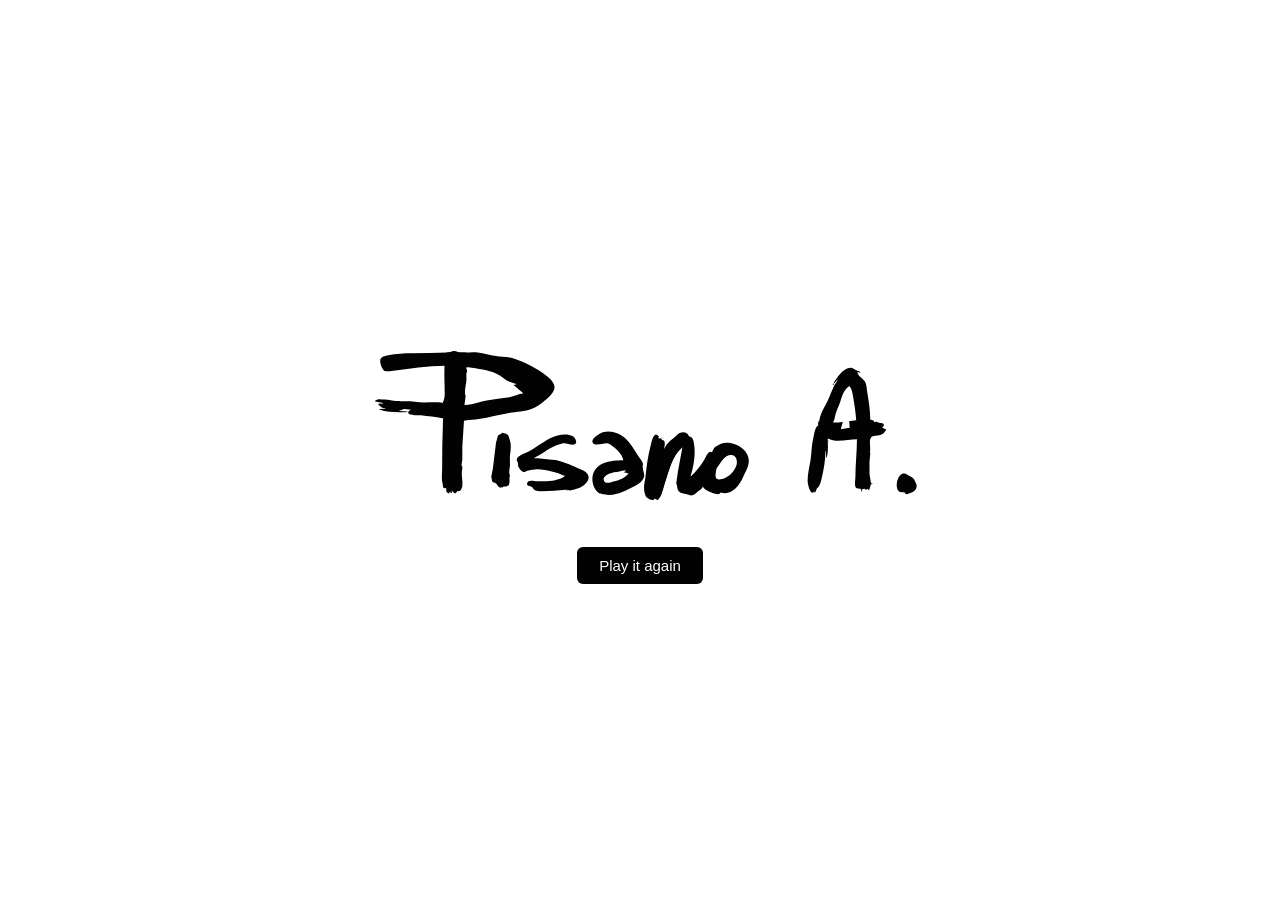
<file: test/index3.html>
<!DOCTYPE html>
<html lang="it">
<head>
  <meta charset="UTF-8">
  <title>Animazione Firma</title>
  <style>
    body {
      font-family: system-ui, -apple-system, sans-serif;
      display: flex;
      flex-direction: column;
      align-items: center;
      justify-content: center;
      min-height: 100vh;
      margin: 0;
      background: #ffffff;
    }

    .container {
      width: 100%;
      max-width: 600px;
      margin: 0 auto;
      text-align: center;
    }

    .signature {
      position: relative;
      width: 100%;
      height: 0;
      padding-bottom: 35.03%;
    }

    .signature svg {
      position: absolute;
      top: 0;
      left: 0;
      width: 100%;
      height: 100%;
    }

    button {
      margin-top: 20px;
      padding: 10px 22px;
      font-size: 15px;
      cursor: pointer;
      background: #020202;
      color: #ffffff;
      border: none;
      border-radius: 6px;
      transition: opacity 0.2s;
    }

    button:hover {
      opacity: 0.8;
    }
	
	* Sfondo leggermente caldo tipo carta/tela (puoi lasciarlo #ffffff se preferisci) */
body {
  background: #faf8f5;
}

/* Transizione morbida quando si attiva l'effetto materico a fine firma */
#signature-group {
  transition: filter 1.2s ease-in-out, opacity 1.2s ease-in-out;
}

#signature-group.painted {
  filter: url(#impasto-paint);
}

  </style>
</head>
<body>

<div class="container">
  <div class="signature">
    <svg xmlns="http://w3.org" viewBox="0 0 825 289">
      <defs>
        <mask id="signature-mask">
		  <!-- 1. Iniziale: asta verticale -->
		  <path 
			fill="none" 
			stroke="#ffffff" 
			stroke-width="36" 
			stroke-linecap="round" 
			stroke-linejoin="round" 
			d="M162 45 C160 110, 155 180, 153 248" 
		  />
		  <!-- 2. Iniziale: occhiello orizzontale -->
		  <path 
			fill="none" 
			stroke="#ffffff" 
			stroke-width="48" 
			stroke-linecap="round" 
			stroke-linejoin="round" 
			d="M52 122 C110 128, 220 135, 285 105 C300 92, 260 65, 190 58 C120 52, 70 58, 56 68" 
		  />
		  <!-- 3. Lettera "i" -->
		  <path 
			fill="none" 
			stroke="#ffffff" 
			stroke-width="35" 
			stroke-linecap="round" 
			stroke-linejoin="round" 
			d="M225 158 C222 185, 220 215, 219 238" 
		  />
		  <!-- 4. Lettera "s" -->
		  <path 
			fill="none" 
			stroke="#ffffff" 
			stroke-width="26" 
			stroke-linecap="round" 
			stroke-linejoin="round" 
			d="M322 168 C295 162, 245 186, 246 202 C248 214, 342 206, 338 224 C334 238, 285 236, 258 231" 
		  />
		  <!-- 5. Lettera "a" -->
		  <path 
			fill="none" 
			stroke="#ffffff" 
			stroke-width="28" 
			stroke-linecap="round" 
			stroke-linejoin="round" 
			d="M352 168 C372 158, 398 175, 405 198 C385 196, 355 205, 354 225 C354 242, 385 242, 408 218 L412 232" 
		  />
		  <!-- Lettera "n" -->
		  <path 
			  fill="none" 
			  stroke="#ffffff" 
			  stroke-width="26" 
			  stroke-linecap="round" 
			  stroke-linejoin="round" 
			  d="M436 165 C431 195, 427 225, 428 248 C436 220, 448 168, 474 166 C484 166, 474 215, 472 236 C474 244, 495 225, 509 188" 
			/>
		
		   
		  <!-- 7. Lettera "o" -->
		  <path 
			fill="none" 
			stroke="#ffffff" 
			stroke-width="30" 
			stroke-linecap="round" 
			stroke-linejoin="round" 
			d="M538 182 C515 180, 502 205, 504 226 C506 244, 536 244, 548 222 C560 200, 554 182, 535 182" 
		  />
		  <!-- 8. Lettera "A" maiuscola (gambe) -->
		  <path 
			fill="none" 
			stroke="#ffffff" 
			stroke-width="34" 
			stroke-linecap="round" 
			stroke-linejoin="round" 
			d="M682 90 C665 130, 650 185, 648 242 C660 210, 675 110, 704 78 C718 110, 720 180, 722 238" 
		  />
		  <!-- 9. Lettera "A" maiuscola (taglio orizzontale) -->
		  <path 
			fill="none" 
			stroke="#ffffff" 
			stroke-width="28" 
			stroke-linecap="round" 
			stroke-linejoin="round" 
			d="M668 172 C695 170, 725 164, 750 156" 
		  />
		  <!-- 10. Punto finale "." -->
		  <path 
			fill="none" 
			stroke="#ffffff" 
			stroke-width="36" 
			stroke-linecap="round" 
			stroke-linejoin="round" 
			d="M778 230 L779 231" 
		  />
		</mask>
		<filter id="impasto-paint" x="-10%" y="-10%" width="120%" height="120%" color-interpolation-filters="sRGB">
  <!-- 1. Crea la texture irregolare delle setole e del colore denso -->
  <feTurbulence type="fractalNoise" baseFrequency="0.06 0.14" numOctaves="4" seed="12" result="brushNoise" />
  
  <!-- 2. Deforma leggermente i bordi per simulare la trama della tela -->
  <feDisplacementMap in="SourceGraphic" in2="brushNoise" scale="1.8" xChannelSelector="R" yChannelSelector="G" result="texturedStroke" />

  <!-- 3. Estrae il canale alfa per creare la mappa di altezza del colore -->
  <feGaussianBlur in="texturedStroke" stdDeviation="1.4" result="heightMap" />
  <feComposite in="heightMap" in2="brushNoise" operator="arithmetic" k1="0.6" k2="0.6" k3="0" k4="0" result="impastoRelief" />

  <!-- 4. Luce direzionale radente che crea i riflessi lucidi della pennellata -->
  <feSpecularLighting in="impastoRelief" surfaceScale="4.5" specularConstant="0.75" specularExponent="22" lighting-color="#ffffff" result="specularHighlights">
    <fePointLight x="-150" y="-200" z="220" />
  </feSpecularLighting>

  <!-- 5. Ritaglia i riflessi esclusivamente dentro il tratto della firma -->
  <feComposite in="specularHighlights" in2="texturedStroke" operator="in" result="clippedHighlights" />

  <!-- 6. Unisce il colore scuro della firma con i riflessi lucidi del pennello -->
  <feComposite in="texturedStroke" in2="clippedHighlights" operator="arithmetic" k1="0" k2="1" k3="0.85" k4="0" result="litPaint" />

  <!-- 7. Aggiunge un leggero spessore d'ombra proiettata sulla tela -->
  <feDropShadow in="litPaint" dx="1.5" dy="2.5" stdDeviation="1.6" flood-color="#000000" flood-opacity="0.32" />
</filter>
      </defs>

      <g mask="url(#signature-mask)" id="signature-group">
        <!-- Tratto 1 -->
        <path fill="#020202" d="M141.556 118.085L141.556 118.595C145.75 125.671 141.873 137.541 141.566 145.122C140.694 166.685 140.423 188.401 140.423 209.907C140.423 216.36 139.165 224.058 140.989 230.312C142.065 234.001 140.425 237.97 146.089 236.434C146.089 238.398 145.684 240.821 146.998 242.525C148.75 244.796 151.58 244.429 150.056 241.535L154.022 243.575L153.456 239.494C156.597 243.103 158.223 246.205 161.389 240.514L161.955 240.514C165.188 242.418 167.711 236.78 168.105 234.393C169.167 227.965 167.113 221.315 167.46 215.008C167.635 211.827 169.437 208.147 167.055 205.316L167.055 204.806L168.188 197.154L168.188 179.81L170.445 144.101L171.441 119.615L172.722 110.433L172.722 109.923C170.279 103.226 173.855 93.511 173.855 86.4575C173.855 82.9631 173.123 78.8917 174.988 75.7449C172.71 70.9046 172.984 66.4725 173.999 61.4615C174.577 58.6117 176.817 55.7517 175.686 52.7992C174.373 49.3733 170.255 50.3342 167.055 50.2293C160.176 50.0039 157.051 47.8354 150.056 49.8491C148.553 50.2817 146.112 49.931 145.298 51.4212C144.013 53.7725 145.274 57.3721 144.809 59.9311C142.509 72.5807 143.822 86.173 143.822 99.2105C143.822 105.229 144.796 112.62 141.556 118.085z" />
        <!-- Tratto 2 -->
        <path fill="#020202" d="M145.318 68.3892C146.48 72.0028 150.697 69.4849 153.428 69.4378C159.294 69.3365 164.496 71.0242 170.155 71.3246C172.245 71.4356 174.073 70.2664 176.237 70.6175C190.061 72.8603 202.609 73.5695 215.773 79.6612C222.057 82.5693 227.191 87.36 233.006 91.0332C238.232 94.3343 242.383 97.9972 247.051 102.093C248.921 103.734 250.633 104.11 251.76 106.574C245.57 106.985 239.245 110.615 233.006 111.669C222.601 113.427 212.026 114.339 201.58 116.125C193.034 117.586 184.76 120.691 176.237 122.13C164.099 124.181 152.479 120.559 140.757 119.195C128.202 117.735 115.194 120.049 102.742 117.946C94.3215 116.524 85.9096 117.607 77.3982 117.007C72.1958 116.64 66.8973 115.151 61.6854 114.953C57.0942 114.778 51.4446 112.767 48 117.035L48.5069 117.558L59.1511 119.651L59.1511 120.174L52.0549 120.697C54.7692 124.244 57.6626 126.922 62.1923 126.974L62.1923 127.497L54.0824 128.02L54.0824 128.543C62.8647 131.798 72.704 132.205 81.96 132.205C85.5744 132.205 89.6299 132.743 93.1111 131.681L93.1111 131.158L80.9463 130.635L88.0424 128.02L88.5493 128.02L97.6729 129.066C95.8158 130.052 91.9413 132.01 94.7932 134.504C98.5253 137.769 106.85 135.763 111.358 136.525C121.009 138.155 131.245 138.46 140.757 140.738C145.657 141.911 150.416 144.424 155.456 145.566C161.565 146.95 166.529 144.657 172.182 143.789C178.403 142.835 184.669 142.827 190.936 141.756C204.844 139.378 218.577 135.766 232.499 133.386C242.733 131.637 254.157 131.558 263.925 127.649C270.542 125 276.138 120.679 281.665 116.227C286.672 112.194 291.809 107.537 294.35 101.343C297.312 94.1207 289.488 86.5097 284.707 82.8069C271.052 72.2319 253.046 62.5876 236.554 57.7759C228.929 55.551 221.806 56.5802 214.252 55.1742C205.959 53.6306 197.898 51.1317 189.416 50.1489C181.566 49.2395 173.474 50.6092 165.593 50.0533C162.609 49.8428 159.99 48.0623 156.976 48.0013C153.863 47.9383 151.429 49.9551 148.36 50.0718C132.115 50.6895 115.308 51.0945 99.1935 51.1277C88.1988 51.1503 76.9766 51.597 66.2472 54.0284C62.1847 54.949 56.0023 55.7091 55.2393 61.0665C54.7743 64.3313 57.9003 73.5127 60.7374 75.1747C63.0647 76.538 68.2057 75.9465 70.809 75.6448C95.5456 72.7789 120.301 68.3892 145.318 68.3892M74.357 133.251L74.357 133.774L76.8914 133.774L74.357 133.251z" />
        <!-- Lettera "i" -->
        <path fill="#020202" d="M680.395 -1.98486C680.668 6.38857 690.595 -0.96508 683.374 -1.91896C682.398 -2.04797 681.378 -1.98409 680.395 -1.98486M223.612 160.689L217.223 164.257L214.547 173.906L210.143 209.999L208 221.183L208 221.691C209.012 223.606 208.48 225.934 209.525 227.716C210.503 229.385 212.57 229.181 214.043 230.131C216.593 231.777 218.3 237.895 221.598 235.417L222.101 235.417C223.492 236.376 224.107 235.959 224.619 234.4C226.069 234.4 227.73 234.61 229.143 234.239C235.629 232.533 231.627 223.555 233.685 219.658L233.685 219.15C231.399 214.827 233.514 210.418 233.675 205.932C233.845 201.23 233.229 196.376 233.75 191.698C234.49 185.045 235.819 177.947 233.685 171.364C232.806 168.656 232.58 165.443 230.53 163.306C228.736 161.435 225.891 161.664 223.612 160.689z" />
        <!-- Lettera "s" -->
        <path fill="#020202" d="M680.388 -1.98483C680.66 6.40585 690.602 -0.962949 683.371 -1.91879C682.393 -2.04807 681.371 -1.98405 680.388 -1.98483M244.647 205.342L244.647 205.851C246.231 208.676 248.7 213.597 252.212 214.339C254.333 214.787 255.829 213.085 257.759 212.633C261.773 211.693 268.296 210.421 272.385 210.634C281.453 211.104 290.322 213.494 299.114 215.771C302.689 216.697 305.41 219.359 309.201 219.605C307.46 222.56 303.178 223.331 300.123 224.356C290.113 227.716 281.115 227.246 270.872 227.246C266.441 227.246 258.007 223.983 257.186 230.785C256.833 233.712 261.37 234.071 263.297 234.917C265.149 235.73 265.243 237.292 266.628 238.466C269.291 240.725 274.153 241 277.428 241C288.828 241.001 299.507 240.112 310.714 239.03C312.658 238.843 314.369 239.882 316.262 239.783C320.049 239.587 324.797 237.801 328.366 236.536C335.025 234.174 346.626 224.777 339.805 216.614C335.785 211.804 329.604 210.796 324.331 208.144C318.207 205.063 311.651 202.611 305.166 200.421C298.942 198.319 292.47 195.953 286.002 194.774C281.944 194.035 277.165 194.221 273.394 192.607C283.146 184.778 294.348 177.745 306.679 175.01C311.462 173.949 320.454 179.626 323.999 175.405C326.329 172.631 322.741 166.641 320.296 165.356C313.823 161.954 306.044 162.511 299.114 164.303C284.756 168.016 273.434 178.656 260.785 185.752C255.827 188.534 246.721 190.894 243.465 195.795C241.56 198.664 246.22 201.956 244.647 205.342M311.218 239.981L311.218 240.491L313.74 240.491L311.218 239.981z" />
		
		<!-- Lettera "a" -->
		<path fill="#020202" d="M680.362 -1.9849C680.636 6.36904 690.622 -0.967489 683.359 -1.91915C682.376 -2.04786 681.35 -1.98412 680.362 -1.9849M389.564 198.855C385.83 197.689 383.651 198.574 379.938 198.828C370.344 199.484 359.075 202.125 352.208 209.571C343.355 219.171 346.308 237.231 357.143 244.195C358.98 245.376 361.186 244.805 363.22 245.239C378.42 248.482 391.6 240.717 404.762 234.104C410.211 231.366 416.66 227.087 418.198 220.664C418.99 217.357 416.851 213.32 416.48 210.013C416.19 207.425 417.007 204.38 416.109 201.898C414.728 198.08 411.188 194.191 408.99 190.74C404.018 182.936 399.457 174.847 392.604 168.452C383.679 160.124 367.705 155.276 356.634 162.339C353.46 164.364 345.447 169.081 347.316 173.974C349.579 179.897 362.628 174.532 367.273 175.084C370.715 175.493 373.329 177.864 375.885 179.961C381.569 184.624 388.586 191.042 389.564 198.855M396.656 216.606C391.551 223.782 380.917 226.476 372.845 228.493C369.978 229.209 365.046 230.54 363.234 227.227C360.56 222.34 365.913 218.538 369.806 216.969C379.601 213.02 386.887 213.271 396.656 216.606z" />

		<!-- Lettera "n" -->
		<path fill="#020202" d="M446.526 182.185L445.998 182.185C446.106 178.479 448.577 171.093 442.832 170.648C442.255 168.673 441.127 167.258 439.138 168.551L438.61 168.551L437.555 167.502L437.555 166.978L438.61 166.453L438.61 165.929C431.305 155.502 428.186 174.556 426.845 179.563C423.203 193.166 421.641 207.107 420.073 220.989C419.43 226.678 417.657 231.936 418.058 237.77C418.25 240.549 419.6 247.707 421.802 249.428C424.329 251.401 431.914 255.512 432.278 250.879L436.499 252.977L437.027 252.977C442.932 246.705 445.14 237.877 447.59 229.904C453.02 212.236 456.292 193.271 470.799 180.612L464.604 214.172L462.356 229.904L462.356 230.428C464.346 234.133 462.86 238.046 466.119 241.41C469.012 244.396 472.417 243.926 476.076 244.835C478.902 245.537 480.92 246.974 483.992 246.616C486.878 246.28 488.715 244.363 490.852 242.623C493.903 240.137 497.623 237.887 499.217 234.099C500.717 230.534 500.23 225.84 501.255 222.038C502.709 216.649 505.088 211.578 506.862 206.306C508.64 201.024 510.716 195.495 511.919 190.06C512.307 188.308 511.278 186.807 509.329 186.795C506.149 186.776 503.003 193.97 501.646 196.343C496.486 205.366 489.652 214.208 481.881 220.989C485.955 208.016 488.823 192.419 487.226 179.038C486.653 174.238 485.897 165.865 479.77 165.404C478.229 159.95 471.862 158.934 467.106 160.975C464.249 162.201 462.975 164.179 460.705 166.081C455.792 170.199 448.335 175.761 446.526 182.185M443.887 166.453L443.887 169.075L444.415 169.075L443.887 166.453z" />


		<!-- Lettera "o" -->
		<path fill="#020202" d="M680.312 -1.98484C680.588 6.39886 690.664 -0.963811 683.335 -1.91886C682.344 -2.04803 681.309 -1.98407 680.312 -1.98484M495.786 233.672L498.342 232.654C499.763 239.169 509.913 242.584 515.721 244.351C518.21 245.108 522.406 245.781 523.388 242.834C538.303 247.468 548.867 233.59 554.29 221.457C557.227 214.884 561.815 207.484 562.142 200.08C562.844 184.196 545.48 174.121 531.567 174.122C525.731 174.122 520.314 176.658 515.749 180.23C513.234 182.198 513.154 184.807 511.556 187.328C510.623 188.801 508.97 189.533 508.04 190.984C505.912 194.306 505.165 198.334 502.7 201.607C500.726 204.227 498.429 206.156 497.092 209.241C495.749 212.337 496.598 215.662 496.231 218.912C495.607 224.45 494.07 228.098 495.786 233.672M536.167 191.178C545.234 189.812 547.282 199.695 544.79 206.187C541.135 215.71 531.91 224.157 521.344 224.656C514.05 225.001 516.79 216.223 517.321 211.786C517.666 208.903 519.746 206.937 521.335 204.66C525.06 199.32 529.111 192.241 536.167 191.178z" />

		<!-- Lettera "A" -->
		<path fill="#020202" d="M677.437 -1.98485C677.719 6.39413 688.004 -0.964395 680.523 -1.91891C679.512 -2.048 678.455 -1.98408 677.437 -1.98485M678.481 92.6319L679.002 93.1406L684.741 87.0363C683.537 90.4454 680.95 93.0045 679.315 96.1927C676.193 102.279 674.152 108.895 671.167 115.014C666.504 124.574 659.363 135.705 658.655 146.553L658.134 146.553L657.612 144.518L657.09 144.518L657.612 150.623C652.881 152.103 651.969 163.7 650.829 167.918C648.155 177.813 648.712 187.982 647.042 197.931C645.49 207.183 642.849 217.54 643.006 226.927C643.069 230.697 646.597 247.85 651.873 241.679L652.395 241.679L652.916 242.696L653.438 242.696L656.047 236.592C659.382 235.517 661.129 228.024 661.937 224.892C665.081 212.694 667.525 198.307 667.525 185.723L668.046 185.723L668.568 194.879L669.09 194.879C671.778 186.035 670.686 177.309 670.655 168.427C682.956 174.827 697.978 169.444 710.827 169.444C710.827 186.616 708.741 203.686 708.741 220.822C708.741 224.198 707.111 233.083 709.277 235.776C710.421 237.2 714.31 237.502 716.045 237.609L716.566 241.679L717.088 241.679L717.61 238.626L720.74 237.609L721.262 237.609C722.614 239.178 724.108 239.944 724.914 237.609L727.523 239.644L730.131 231.505L732.218 230.996L732.218 230.487L730.131 229.979L728.112 217.77L728.044 200.983L729.088 189.283L729.088 188.775C728.451 186.885 729.052 185.164 729.085 183.179C729.157 178.877 727.125 168.969 731.205 166.19C734.189 164.158 738.279 164.84 741.609 164.125C746.073 163.168 748.525 160.235 751 156.727L751 156.218L745.783 153.675L745.783 153.166C747.09 152.104 748.987 149.608 747.033 148.093C745.684 147.048 742.759 147.433 741.087 146.885C736.823 145.486 733.658 143.399 729.088 142.484C729.088 129.971 727.113 117.645 725.049 105.349C724.269 100.703 724.383 96.1378 722.647 91.6168C720.365 85.677 712.401 83.6587 711.349 76.8624L715.001 77.8798L715.523 77.3711C713.887 75.4557 712.024 75.4929 709.784 74.5458C707.386 73.5317 705.171 71.4173 702.48 71.3064C692.117 70.8796 683.194 85.4602 678.481 92.6319M677.959 93.6492L677.437 94.1579L677.437 94.6666L677.959 95.1753L678.481 95.1753L679.002 94.6666L679.002 94.1579L677.959 93.6492M700.393 96.1927C704.227 100.466 704.822 107.033 705.746 112.471C707.488 122.727 709.108 133.138 709.784 143.501L685.263 146.554L677.959 146.553L677.959 146.045C680.302 142.559 680.39 138.755 681.462 134.853C683.098 128.904 686.086 123.38 687.995 117.558C690.633 109.512 692.653 101.513 700.393 96.1927M671.698 169.953L671.698 172.497L672.22 172.497L671.698 169.953z" />

		<!-- Lettera "." -->
		<path fill="#020202" d="M677 -1.98487C677.28 6.38366 687.467 -0.965687 680.057 -1.91901C679.055 -2.04794 678.008 -1.9841 677 -1.98487M776.233 242.391C777.469 246.175 780.637 245.054 783.469 243.899C788.23 241.958 791.729 240.345 792.912 234.77C793.466 232.161 791.278 229.078 790.347 226.641C789.244 223.754 787.14 222.254 784.503 220.776C781.511 219.098 777.894 215.831 774.168 216.723C766.255 218.619 762.724 235.333 768.1 240.791C770.217 242.94 773.458 242.391 776.233 242.391z" />

      </g>
    </svg>
  </div>
  <button id="replay">Play it again</button>
</div>

<script>
 
 window.signature = {
  timer: null,
  totalDuration: 0,

  initialize: function() {
    clearTimeout(this.timer);
    const group = document.getElementById('signature-group');
    if (group) group.classList.remove('painted');

    const paths = document.querySelectorAll('.signature svg mask path');
    let delay = 0;

    paths.forEach((path) => {
      const length = path.getTotalLength();
      const speed = length < 60 ? 120 : Math.floor(length * 1.1);

      path.style.transition = 'none';
      path.style.strokeDasharray = `${length} ${length}`;
      path.style.strokeDashoffset = length;
      path.dataset.speed = speed;
      path.dataset.delay = delay;

      delay += speed + 70;
    });

    this.totalDuration = delay;
  },

  animate: function() {
    const paths = document.querySelectorAll('.signature svg mask path');
    paths.forEach((path) => {
      const speed = path.dataset.speed;
      const delay = path.dataset.delay;
      path.style.transition = `stroke-dashoffset ${speed}ms ${delay}ms ease-in-out`;
      path.style.strokeDashoffset = '0';
    });

    this.timer = setTimeout(() => {
      const group = document.getElementById('signature-group');
      if (group) group.classList.add('painted');
    }, this.totalDuration);
  }
};

window.signature.initialize();
setTimeout(() => window.signature.animate(), 100);

document.getElementById('replay').addEventListener('click', () => {
  window.signature.initialize();
  setTimeout(() => window.signature.animate(), 100);
});

</script>

</body>
</html>
</file>
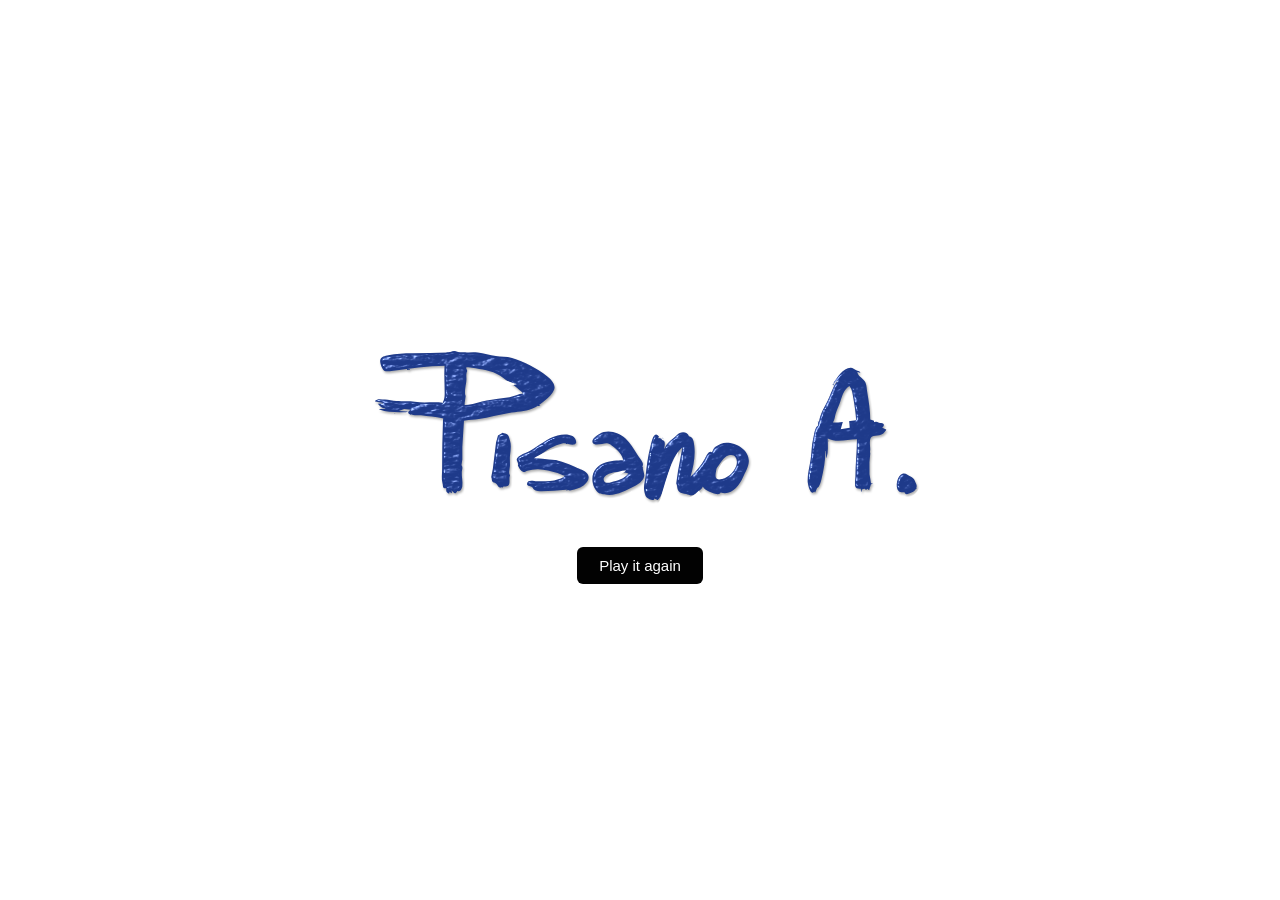
<file: test/index4.html>
<!DOCTYPE html>
<html lang="it">
<head>
  <meta charset="UTF-8">
  <title>Animazione Firma</title>
  <style>
    body {
      font-family: system-ui, -apple-system, sans-serif;
      display: flex;
      flex-direction: column;
      align-items: center;
      justify-content: center;
      min-height: 100vh;
      margin: 0;
      background: #ffffff;
    }

    .container {
      width: 100%;
      max-width: 600px;
      margin: 0 auto;
      text-align: center;
    }

    .signature {
      position: relative;
      width: 100%;
      height: 0;
      padding-bottom: 35.03%;
    }

    .signature svg {
      position: absolute;
      top: 0;
      left: 0;
      width: 100%;
      height: 100%;
    }

    button {
      margin-top: 20px;
      padding: 10px 22px;
      font-size: 15px;
      cursor: pointer;
      background: #020202;
      color: #ffffff;
      border: none;
      border-radius: 6px;
      transition: opacity 0.2s;
    }

    button:hover {
      opacity: 0.8;
    }
	
	* Sfondo leggermente caldo tipo carta/tela (puoi lasciarlo #ffffff se preferisci) */
body {
  background: #faf8f5;
}

/* Transizione morbida quando si attiva l'effetto materico a fine firma */
#signature-group {
  transition: filter 1.2s ease-in-out, opacity 1.2s ease-in-out;
}

#signature-group.painted {
  filter: url(#impasto-paint);
}

#signature-group path {
  fill: #1e3a8a; /* Esempio: Blu oltremare scuro */
  transition: fill 0.4s ease;
}

  </style>
</head>
<body>

<div class="container">
  <div class="signature">
    <svg xmlns="http://w3.org" viewBox="0 0 825 289">
      <defs>
        <mask id="signature-mask">
		  <!-- 1. Iniziale: asta verticale -->
		  <path 
			fill="none" 
			stroke="#ffffff" 
			stroke-width="36" 
			stroke-linecap="round" 
			stroke-linejoin="round" 
			d="M162 45 C160 110, 155 180, 153 248" 
		  />
		  <!-- 2. Iniziale: occhiello orizzontale -->
		  <path 
			fill="none" 
			stroke="#ffffff" 
			stroke-width="48" 
			stroke-linecap="round" 
			stroke-linejoin="round" 
			d="M52 122 C110 128, 220 135, 285 105 C300 92, 260 65, 190 58 C120 52, 70 58, 56 68" 
		  />
		  <!-- 3. Lettera "i" -->
		  <path 
			fill="none" 
			stroke="#ffffff" 
			stroke-width="35" 
			stroke-linecap="round" 
			stroke-linejoin="round" 
			d="M225 158 C222 185, 220 215, 219 238" 
		  />
		  <!-- 4. Lettera "s" -->
		  <path 
			fill="none" 
			stroke="#ffffff" 
			stroke-width="26" 
			stroke-linecap="round" 
			stroke-linejoin="round" 
			d="M322 168 C295 162, 245 186, 246 202 C248 214, 342 206, 338 224 C334 238, 285 236, 258 231" 
		  />
		  <!-- 5. Lettera "a" -->
		  <path 
			fill="none" 
			stroke="#ffffff" 
			stroke-width="28" 
			stroke-linecap="round" 
			stroke-linejoin="round" 
			d="M352 168 C372 158, 398 175, 405 198 C385 196, 355 205, 354 225 C354 242, 385 242, 408 218 L412 232" 
		  />
		  <!-- Lettera "n" -->
		  <path 
			  fill="none" 
			  stroke="#ffffff" 
			  stroke-width="26" 
			  stroke-linecap="round" 
			  stroke-linejoin="round" 
			  d="M436 165 C431 195, 427 225, 428 248 C436 220, 448 168, 474 166 C484 166, 474 215, 472 236 C474 244, 495 225, 509 188" 
			/>
		
		   
		  <!-- 7. Lettera "o" -->
		  <path 
			fill="none" 
			stroke="#ffffff" 
			stroke-width="30" 
			stroke-linecap="round" 
			stroke-linejoin="round" 
			d="M538 182 C515 180, 502 205, 504 226 C506 244, 536 244, 548 222 C560 200, 554 182, 535 182" 
		  />
		  <!-- 8. Lettera "A" maiuscola (gambe) -->
		  <path 
			fill="none" 
			stroke="#ffffff" 
			stroke-width="34" 
			stroke-linecap="round" 
			stroke-linejoin="round" 
			d="M682 90 C665 130, 650 185, 648 242 C660 210, 675 110, 704 78 C718 110, 720 180, 722 238" 
		  />
		  <!-- 9. Lettera "A" maiuscola (taglio orizzontale) -->
		  <path 
			fill="none" 
			stroke="#ffffff" 
			stroke-width="28" 
			stroke-linecap="round" 
			stroke-linejoin="round" 
			d="M668 172 C695 170, 725 164, 750 156" 
		  />
		  <!-- 10. Punto finale "." -->
		  <path 
			fill="none" 
			stroke="#ffffff" 
			stroke-width="36" 
			stroke-linecap="round" 
			stroke-linejoin="round" 
			d="M778 230 L779 231" 
		  />
		</mask>
		<filter id="impasto-paint" x="-10%" y="-10%" width="120%" height="120%" color-interpolation-filters="sRGB">
  <!-- 1. Crea la texture irregolare delle setole e del colore denso -->
  <feTurbulence type="fractalNoise" baseFrequency="0.06 0.14" numOctaves="4" seed="12" result="brushNoise" />
  
  <!-- 2. Deforma leggermente i bordi per simulare la trama della tela -->
  <feDisplacementMap in="SourceGraphic" in2="brushNoise" scale="1.8" xChannelSelector="R" yChannelSelector="G" result="texturedStroke" />

  <!-- 3. Estrae il canale alfa per creare la mappa di altezza del colore -->
  <feGaussianBlur in="texturedStroke" stdDeviation="1.4" result="heightMap" />
  <feComposite in="heightMap" in2="brushNoise" operator="arithmetic" k1="0.6" k2="0.6" k3="0" k4="0" result="impastoRelief" />

  <!-- 4. Luce direzionale radente che crea i riflessi lucidi della pennellata -->
  <feSpecularLighting in="impastoRelief" surfaceScale="4.5" specularConstant="0.75" specularExponent="22" lighting-color="#ffffff" result="specularHighlights">
    <fePointLight x="-150" y="-200" z="220" />
  </feSpecularLighting>

  <!-- 5. Ritaglia i riflessi esclusivamente dentro il tratto della firma -->
  <feComposite in="specularHighlights" in2="texturedStroke" operator="in" result="clippedHighlights" />

  <!-- 6. Unisce il colore scuro della firma con i riflessi lucidi del pennello -->
  <feComposite in="texturedStroke" in2="clippedHighlights" operator="arithmetic" k1="0" k2="1" k3="0.85" k4="0" result="litPaint" />

  <!-- 7. Aggiunge un leggero spessore d'ombra proiettata sulla tela -->
  <feDropShadow in="litPaint" dx="1.5" dy="2.5" stdDeviation="1.6" flood-color="#000000" flood-opacity="0.32" />
</filter>
      </defs>

      <g id="signature-group" mask="url(#signature-mask)" filter="url(#impasto-paint)">

        <!-- Tratto 1 -->
        <path fill="#020202" d="M141.556 118.085L141.556 118.595C145.75 125.671 141.873 137.541 141.566 145.122C140.694 166.685 140.423 188.401 140.423 209.907C140.423 216.36 139.165 224.058 140.989 230.312C142.065 234.001 140.425 237.97 146.089 236.434C146.089 238.398 145.684 240.821 146.998 242.525C148.75 244.796 151.58 244.429 150.056 241.535L154.022 243.575L153.456 239.494C156.597 243.103 158.223 246.205 161.389 240.514L161.955 240.514C165.188 242.418 167.711 236.78 168.105 234.393C169.167 227.965 167.113 221.315 167.46 215.008C167.635 211.827 169.437 208.147 167.055 205.316L167.055 204.806L168.188 197.154L168.188 179.81L170.445 144.101L171.441 119.615L172.722 110.433L172.722 109.923C170.279 103.226 173.855 93.511 173.855 86.4575C173.855 82.9631 173.123 78.8917 174.988 75.7449C172.71 70.9046 172.984 66.4725 173.999 61.4615C174.577 58.6117 176.817 55.7517 175.686 52.7992C174.373 49.3733 170.255 50.3342 167.055 50.2293C160.176 50.0039 157.051 47.8354 150.056 49.8491C148.553 50.2817 146.112 49.931 145.298 51.4212C144.013 53.7725 145.274 57.3721 144.809 59.9311C142.509 72.5807 143.822 86.173 143.822 99.2105C143.822 105.229 144.796 112.62 141.556 118.085z" />
        <!-- Tratto 2 -->
        <path fill="#020202" d="M145.318 68.3892C146.48 72.0028 150.697 69.4849 153.428 69.4378C159.294 69.3365 164.496 71.0242 170.155 71.3246C172.245 71.4356 174.073 70.2664 176.237 70.6175C190.061 72.8603 202.609 73.5695 215.773 79.6612C222.057 82.5693 227.191 87.36 233.006 91.0332C238.232 94.3343 242.383 97.9972 247.051 102.093C248.921 103.734 250.633 104.11 251.76 106.574C245.57 106.985 239.245 110.615 233.006 111.669C222.601 113.427 212.026 114.339 201.58 116.125C193.034 117.586 184.76 120.691 176.237 122.13C164.099 124.181 152.479 120.559 140.757 119.195C128.202 117.735 115.194 120.049 102.742 117.946C94.3215 116.524 85.9096 117.607 77.3982 117.007C72.1958 116.64 66.8973 115.151 61.6854 114.953C57.0942 114.778 51.4446 112.767 48 117.035L48.5069 117.558L59.1511 119.651L59.1511 120.174L52.0549 120.697C54.7692 124.244 57.6626 126.922 62.1923 126.974L62.1923 127.497L54.0824 128.02L54.0824 128.543C62.8647 131.798 72.704 132.205 81.96 132.205C85.5744 132.205 89.6299 132.743 93.1111 131.681L93.1111 131.158L80.9463 130.635L88.0424 128.02L88.5493 128.02L97.6729 129.066C95.8158 130.052 91.9413 132.01 94.7932 134.504C98.5253 137.769 106.85 135.763 111.358 136.525C121.009 138.155 131.245 138.46 140.757 140.738C145.657 141.911 150.416 144.424 155.456 145.566C161.565 146.95 166.529 144.657 172.182 143.789C178.403 142.835 184.669 142.827 190.936 141.756C204.844 139.378 218.577 135.766 232.499 133.386C242.733 131.637 254.157 131.558 263.925 127.649C270.542 125 276.138 120.679 281.665 116.227C286.672 112.194 291.809 107.537 294.35 101.343C297.312 94.1207 289.488 86.5097 284.707 82.8069C271.052 72.2319 253.046 62.5876 236.554 57.7759C228.929 55.551 221.806 56.5802 214.252 55.1742C205.959 53.6306 197.898 51.1317 189.416 50.1489C181.566 49.2395 173.474 50.6092 165.593 50.0533C162.609 49.8428 159.99 48.0623 156.976 48.0013C153.863 47.9383 151.429 49.9551 148.36 50.0718C132.115 50.6895 115.308 51.0945 99.1935 51.1277C88.1988 51.1503 76.9766 51.597 66.2472 54.0284C62.1847 54.949 56.0023 55.7091 55.2393 61.0665C54.7743 64.3313 57.9003 73.5127 60.7374 75.1747C63.0647 76.538 68.2057 75.9465 70.809 75.6448C95.5456 72.7789 120.301 68.3892 145.318 68.3892M74.357 133.251L74.357 133.774L76.8914 133.774L74.357 133.251z" />
        <!-- Lettera "i" -->
        <path fill="#020202" d="M680.395 -1.98486C680.668 6.38857 690.595 -0.96508 683.374 -1.91896C682.398 -2.04797 681.378 -1.98409 680.395 -1.98486M223.612 160.689L217.223 164.257L214.547 173.906L210.143 209.999L208 221.183L208 221.691C209.012 223.606 208.48 225.934 209.525 227.716C210.503 229.385 212.57 229.181 214.043 230.131C216.593 231.777 218.3 237.895 221.598 235.417L222.101 235.417C223.492 236.376 224.107 235.959 224.619 234.4C226.069 234.4 227.73 234.61 229.143 234.239C235.629 232.533 231.627 223.555 233.685 219.658L233.685 219.15C231.399 214.827 233.514 210.418 233.675 205.932C233.845 201.23 233.229 196.376 233.75 191.698C234.49 185.045 235.819 177.947 233.685 171.364C232.806 168.656 232.58 165.443 230.53 163.306C228.736 161.435 225.891 161.664 223.612 160.689z" />
        <!-- Lettera "s" -->
        <path fill="#020202" d="M680.388 -1.98483C680.66 6.40585 690.602 -0.962949 683.371 -1.91879C682.393 -2.04807 681.371 -1.98405 680.388 -1.98483M244.647 205.342L244.647 205.851C246.231 208.676 248.7 213.597 252.212 214.339C254.333 214.787 255.829 213.085 257.759 212.633C261.773 211.693 268.296 210.421 272.385 210.634C281.453 211.104 290.322 213.494 299.114 215.771C302.689 216.697 305.41 219.359 309.201 219.605C307.46 222.56 303.178 223.331 300.123 224.356C290.113 227.716 281.115 227.246 270.872 227.246C266.441 227.246 258.007 223.983 257.186 230.785C256.833 233.712 261.37 234.071 263.297 234.917C265.149 235.73 265.243 237.292 266.628 238.466C269.291 240.725 274.153 241 277.428 241C288.828 241.001 299.507 240.112 310.714 239.03C312.658 238.843 314.369 239.882 316.262 239.783C320.049 239.587 324.797 237.801 328.366 236.536C335.025 234.174 346.626 224.777 339.805 216.614C335.785 211.804 329.604 210.796 324.331 208.144C318.207 205.063 311.651 202.611 305.166 200.421C298.942 198.319 292.47 195.953 286.002 194.774C281.944 194.035 277.165 194.221 273.394 192.607C283.146 184.778 294.348 177.745 306.679 175.01C311.462 173.949 320.454 179.626 323.999 175.405C326.329 172.631 322.741 166.641 320.296 165.356C313.823 161.954 306.044 162.511 299.114 164.303C284.756 168.016 273.434 178.656 260.785 185.752C255.827 188.534 246.721 190.894 243.465 195.795C241.56 198.664 246.22 201.956 244.647 205.342M311.218 239.981L311.218 240.491L313.74 240.491L311.218 239.981z" />
		
		<!-- Lettera "a" -->
		<path fill="#020202" d="M680.362 -1.9849C680.636 6.36904 690.622 -0.967489 683.359 -1.91915C682.376 -2.04786 681.35 -1.98412 680.362 -1.9849M389.564 198.855C385.83 197.689 383.651 198.574 379.938 198.828C370.344 199.484 359.075 202.125 352.208 209.571C343.355 219.171 346.308 237.231 357.143 244.195C358.98 245.376 361.186 244.805 363.22 245.239C378.42 248.482 391.6 240.717 404.762 234.104C410.211 231.366 416.66 227.087 418.198 220.664C418.99 217.357 416.851 213.32 416.48 210.013C416.19 207.425 417.007 204.38 416.109 201.898C414.728 198.08 411.188 194.191 408.99 190.74C404.018 182.936 399.457 174.847 392.604 168.452C383.679 160.124 367.705 155.276 356.634 162.339C353.46 164.364 345.447 169.081 347.316 173.974C349.579 179.897 362.628 174.532 367.273 175.084C370.715 175.493 373.329 177.864 375.885 179.961C381.569 184.624 388.586 191.042 389.564 198.855M396.656 216.606C391.551 223.782 380.917 226.476 372.845 228.493C369.978 229.209 365.046 230.54 363.234 227.227C360.56 222.34 365.913 218.538 369.806 216.969C379.601 213.02 386.887 213.271 396.656 216.606z" />

		<!-- Lettera "n" -->
		<path fill="#020202" d="M446.526 182.185L445.998 182.185C446.106 178.479 448.577 171.093 442.832 170.648C442.255 168.673 441.127 167.258 439.138 168.551L438.61 168.551L437.555 167.502L437.555 166.978L438.61 166.453L438.61 165.929C431.305 155.502 428.186 174.556 426.845 179.563C423.203 193.166 421.641 207.107 420.073 220.989C419.43 226.678 417.657 231.936 418.058 237.77C418.25 240.549 419.6 247.707 421.802 249.428C424.329 251.401 431.914 255.512 432.278 250.879L436.499 252.977L437.027 252.977C442.932 246.705 445.14 237.877 447.59 229.904C453.02 212.236 456.292 193.271 470.799 180.612L464.604 214.172L462.356 229.904L462.356 230.428C464.346 234.133 462.86 238.046 466.119 241.41C469.012 244.396 472.417 243.926 476.076 244.835C478.902 245.537 480.92 246.974 483.992 246.616C486.878 246.28 488.715 244.363 490.852 242.623C493.903 240.137 497.623 237.887 499.217 234.099C500.717 230.534 500.23 225.84 501.255 222.038C502.709 216.649 505.088 211.578 506.862 206.306C508.64 201.024 510.716 195.495 511.919 190.06C512.307 188.308 511.278 186.807 509.329 186.795C506.149 186.776 503.003 193.97 501.646 196.343C496.486 205.366 489.652 214.208 481.881 220.989C485.955 208.016 488.823 192.419 487.226 179.038C486.653 174.238 485.897 165.865 479.77 165.404C478.229 159.95 471.862 158.934 467.106 160.975C464.249 162.201 462.975 164.179 460.705 166.081C455.792 170.199 448.335 175.761 446.526 182.185M443.887 166.453L443.887 169.075L444.415 169.075L443.887 166.453z" />


		<!-- Lettera "o" -->
		<path fill="#020202" d="M680.312 -1.98484C680.588 6.39886 690.664 -0.963811 683.335 -1.91886C682.344 -2.04803 681.309 -1.98407 680.312 -1.98484M495.786 233.672L498.342 232.654C499.763 239.169 509.913 242.584 515.721 244.351C518.21 245.108 522.406 245.781 523.388 242.834C538.303 247.468 548.867 233.59 554.29 221.457C557.227 214.884 561.815 207.484 562.142 200.08C562.844 184.196 545.48 174.121 531.567 174.122C525.731 174.122 520.314 176.658 515.749 180.23C513.234 182.198 513.154 184.807 511.556 187.328C510.623 188.801 508.97 189.533 508.04 190.984C505.912 194.306 505.165 198.334 502.7 201.607C500.726 204.227 498.429 206.156 497.092 209.241C495.749 212.337 496.598 215.662 496.231 218.912C495.607 224.45 494.07 228.098 495.786 233.672M536.167 191.178C545.234 189.812 547.282 199.695 544.79 206.187C541.135 215.71 531.91 224.157 521.344 224.656C514.05 225.001 516.79 216.223 517.321 211.786C517.666 208.903 519.746 206.937 521.335 204.66C525.06 199.32 529.111 192.241 536.167 191.178z" />

		<!-- Lettera "A" -->
		<path fill="#020202" d="M677.437 -1.98485C677.719 6.39413 688.004 -0.964395 680.523 -1.91891C679.512 -2.048 678.455 -1.98408 677.437 -1.98485M678.481 92.6319L679.002 93.1406L684.741 87.0363C683.537 90.4454 680.95 93.0045 679.315 96.1927C676.193 102.279 674.152 108.895 671.167 115.014C666.504 124.574 659.363 135.705 658.655 146.553L658.134 146.553L657.612 144.518L657.09 144.518L657.612 150.623C652.881 152.103 651.969 163.7 650.829 167.918C648.155 177.813 648.712 187.982 647.042 197.931C645.49 207.183 642.849 217.54 643.006 226.927C643.069 230.697 646.597 247.85 651.873 241.679L652.395 241.679L652.916 242.696L653.438 242.696L656.047 236.592C659.382 235.517 661.129 228.024 661.937 224.892C665.081 212.694 667.525 198.307 667.525 185.723L668.046 185.723L668.568 194.879L669.09 194.879C671.778 186.035 670.686 177.309 670.655 168.427C682.956 174.827 697.978 169.444 710.827 169.444C710.827 186.616 708.741 203.686 708.741 220.822C708.741 224.198 707.111 233.083 709.277 235.776C710.421 237.2 714.31 237.502 716.045 237.609L716.566 241.679L717.088 241.679L717.61 238.626L720.74 237.609L721.262 237.609C722.614 239.178 724.108 239.944 724.914 237.609L727.523 239.644L730.131 231.505L732.218 230.996L732.218 230.487L730.131 229.979L728.112 217.77L728.044 200.983L729.088 189.283L729.088 188.775C728.451 186.885 729.052 185.164 729.085 183.179C729.157 178.877 727.125 168.969 731.205 166.19C734.189 164.158 738.279 164.84 741.609 164.125C746.073 163.168 748.525 160.235 751 156.727L751 156.218L745.783 153.675L745.783 153.166C747.09 152.104 748.987 149.608 747.033 148.093C745.684 147.048 742.759 147.433 741.087 146.885C736.823 145.486 733.658 143.399 729.088 142.484C729.088 129.971 727.113 117.645 725.049 105.349C724.269 100.703 724.383 96.1378 722.647 91.6168C720.365 85.677 712.401 83.6587 711.349 76.8624L715.001 77.8798L715.523 77.3711C713.887 75.4557 712.024 75.4929 709.784 74.5458C707.386 73.5317 705.171 71.4173 702.48 71.3064C692.117 70.8796 683.194 85.4602 678.481 92.6319M677.959 93.6492L677.437 94.1579L677.437 94.6666L677.959 95.1753L678.481 95.1753L679.002 94.6666L679.002 94.1579L677.959 93.6492M700.393 96.1927C704.227 100.466 704.822 107.033 705.746 112.471C707.488 122.727 709.108 133.138 709.784 143.501L685.263 146.554L677.959 146.553L677.959 146.045C680.302 142.559 680.39 138.755 681.462 134.853C683.098 128.904 686.086 123.38 687.995 117.558C690.633 109.512 692.653 101.513 700.393 96.1927M671.698 169.953L671.698 172.497L672.22 172.497L671.698 169.953z" />

		<!-- Lettera "." -->
		<path fill="#020202" d="M677 -1.98487C677.28 6.38366 687.467 -0.965687 680.057 -1.91901C679.055 -2.04794 678.008 -1.9841 677 -1.98487M776.233 242.391C777.469 246.175 780.637 245.054 783.469 243.899C788.23 241.958 791.729 240.345 792.912 234.77C793.466 232.161 791.278 229.078 790.347 226.641C789.244 223.754 787.14 222.254 784.503 220.776C781.511 219.098 777.894 215.831 774.168 216.723C766.255 218.619 762.724 235.333 768.1 240.791C770.217 242.94 773.458 242.391 776.233 242.391z" />

      </g>
    </svg>
  </div>
  <button id="replay">Play it again</button>
</div>

<script>
 
 window.signature = {
  timer: null,
  totalDuration: 0,

  initialize: function() {
    clearTimeout(this.timer);
    const group = document.getElementById('signature-group');
    if (group) group.classList.remove('painted');

    const paths = document.querySelectorAll('.signature svg mask path');
    let delay = 0;

    paths.forEach((path) => {
      const length = path.getTotalLength();
      const speed = length < 60 ? 120 : Math.floor(length * 1.1);

      path.style.transition = 'none';
      path.style.strokeDasharray = `${length} ${length}`;
      path.style.strokeDashoffset = length;
      path.dataset.speed = speed;
      path.dataset.delay = delay;

      delay += speed + 70;
    });

    this.totalDuration = delay;
  },

  animate: function() {
    const paths = document.querySelectorAll('.signature svg mask path');
    paths.forEach((path) => {
      const speed = path.dataset.speed;
      const delay = path.dataset.delay;
      path.style.transition = `stroke-dashoffset ${speed}ms ${delay}ms ease-in-out`;
      path.style.strokeDashoffset = '0';
    });

    this.timer = setTimeout(() => {
      const group = document.getElementById('signature-group');
      if (group) group.classList.add('painted');
    }, this.totalDuration);
  }
};

window.signature.initialize();
setTimeout(() => window.signature.animate(), 100);

document.getElementById('replay').addEventListener('click', () => {
  window.signature.initialize();
  setTimeout(() => window.signature.animate(), 100);
});

</script>

</body>
</html>
</file>
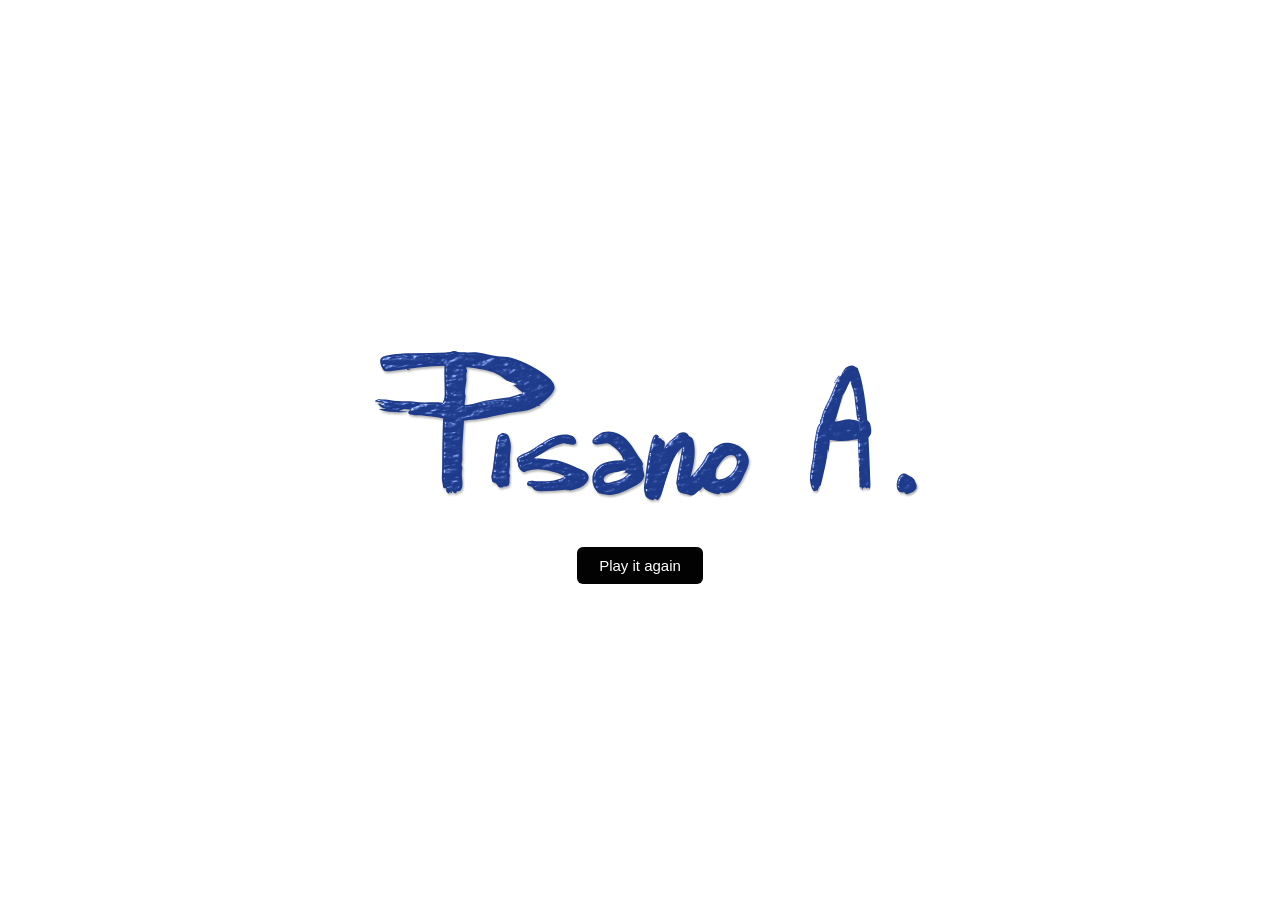
<file: test/index5.html>
<!DOCTYPE html>
<html lang="it">
<head>
  <meta charset="UTF-8">
  <title>Animazione Firma</title>
  <style>
    body {
      font-family: system-ui, -apple-system, sans-serif;
      display: flex;
      flex-direction: column;
      align-items: center;
      justify-content: center;
      min-height: 100vh;
      margin: 0;
      background: #ffffff;
    }

    .container {
      width: 100%;
      max-width: 600px;
      margin: 0 auto;
      text-align: center;
    }

    .signature {
      position: relative;
      width: 100%;
      height: 0;
      padding-bottom: 35.03%;
    }

    .signature svg {
      position: absolute;
      top: 0;
      left: 0;
      width: 100%;
      height: 100%;
    }

    button {
      margin-top: 20px;
      padding: 10px 22px;
      font-size: 15px;
      cursor: pointer;
      background: #020202;
      color: #ffffff;
      border: none;
      border-radius: 6px;
      transition: opacity 0.2s;
    }

    button:hover {
      opacity: 0.8;
    }
	
	* Sfondo leggermente caldo tipo carta/tela (puoi lasciarlo #ffffff se preferisci) */
body {
  background: #faf8f5;
}

/* Transizione morbida quando si attiva l'effetto materico a fine firma */
#signature-group {
  transition: filter 1.2s ease-in-out, opacity 1.2s ease-in-out;
}

#signature-group.painted {
  filter: url(#impasto-paint);
}

#signature-group path {
  fill: #1e3a8a; /* Esempio: Blu oltremare scuro */
  transition: fill 0.4s ease;
}

  </style>
</head>
<body>

<div class="container">
  <div class="signature">
    <svg xmlns="http://w3.org" viewBox="0 0 825 289">
      <defs>
        <mask id="signature-mask">
		  <!-- 1. Iniziale: asta verticale -->
		  <path 
			fill="none" 
			stroke="#ffffff" 
			stroke-width="36" 
			stroke-linecap="round" 
			stroke-linejoin="round" 
			d="M162 45 C160 110, 155 180, 153 248" 
		  />
		  <!-- 2. Iniziale: occhiello orizzontale -->
		  <path 
			fill="none" 
			stroke="#ffffff" 
			stroke-width="48" 
			stroke-linecap="round" 
			stroke-linejoin="round" 
			d="M52 122 C110 128, 220 135, 285 105 C300 92, 260 65, 190 58 C120 52, 70 58, 56 68" 
		  />
		  <!-- 3. Lettera "i" -->
		  <path 
			fill="none" 
			stroke="#ffffff" 
			stroke-width="35" 
			stroke-linecap="round" 
			stroke-linejoin="round" 
			d="M225 158 C222 185, 220 215, 219 238" 
		  />
		  <!-- 4. Lettera "s" -->
		  <path 
			fill="none" 
			stroke="#ffffff" 
			stroke-width="26" 
			stroke-linecap="round" 
			stroke-linejoin="round" 
			d="M322 168 C295 162, 245 186, 246 202 C248 214, 342 206, 338 224 C334 238, 285 236, 258 231" 
		  />
		  <!-- 5. Lettera "a" -->
		  <path 
			fill="none" 
			stroke="#ffffff" 
			stroke-width="28" 
			stroke-linecap="round" 
			stroke-linejoin="round" 
			d="M352 168 C372 158, 398 175, 405 198 C385 196, 355 205, 354 225 C354 242, 385 242, 408 218 L412 232" 
		  />
		  <!-- Lettera "n" -->
		  <path 
			  fill="none" 
			  stroke="#ffffff" 
			  stroke-width="26" 
			  stroke-linecap="round" 
			  stroke-linejoin="round" 
			  d="M436 165 C431 195, 427 225, 428 248 C436 220, 448 168, 474 166 C484 166, 474 215, 472 236 C474 244, 495 225, 509 188" 
			/>
		
		   
		  <!-- 7. Lettera "o" -->
		  <path 
			fill="none" 
			stroke="#ffffff" 
			stroke-width="30" 
			stroke-linecap="round" 
			stroke-linejoin="round" 
			d="M538 182 C515 180, 502 205, 504 226 C506 244, 536 244, 548 222 C560 200, 554 182, 535 182" 
		  />
		  <!-- 8. Lettera "A" maiuscola (tratto 1: arco e due gambe) -->
			<path 
			  fill="none" 
			  stroke="#ffffff" 
			  stroke-width="15" 
			  stroke-linecap="round" 
			  stroke-linejoin="round" 
			  d="M682 88 C666 130, 653 185, 652 238 C662 205, 676 105, 704 72 C718 105, 720 175, 722 236" 
			/>
			<!-- 9. Lettera "A" maiuscola (tratto 2: barra orizzontale) -->
			<path 
			  fill="none" 
			  stroke="#ffffff" 
			  stroke-width="32" 
			  stroke-linecap="round" 
			  stroke-linejoin="round" 
			  d="M671 158 L715 156" 
			/>
		  <!-- 10. Punto finale "." -->
		  <path 
			fill="none" 
			stroke="#ffffff" 
			stroke-width="36" 
			stroke-linecap="round" 
			stroke-linejoin="round" 
			d="M778 230 L779 231" 
		  />
		</mask>
		<filter id="impasto-paint" x="-10%" y="-10%" width="120%" height="120%" color-interpolation-filters="sRGB">
  <!-- 1. Crea la texture irregolare delle setole e del colore denso -->
  <feTurbulence type="fractalNoise" baseFrequency="0.06 0.14" numOctaves="4" seed="12" result="brushNoise" />
  
  <!-- 2. Deforma leggermente i bordi per simulare la trama della tela -->
  <feDisplacementMap in="SourceGraphic" in2="brushNoise" scale="1.8" xChannelSelector="R" yChannelSelector="G" result="texturedStroke" />

  <!-- 3. Estrae il canale alfa per creare la mappa di altezza del colore -->
  <feGaussianBlur in="texturedStroke" stdDeviation="1.4" result="heightMap" />
  <feComposite in="heightMap" in2="brushNoise" operator="arithmetic" k1="0.6" k2="0.6" k3="0" k4="0" result="impastoRelief" />

  <!-- 4. Luce direzionale radente che crea i riflessi lucidi della pennellata -->
  <feSpecularLighting in="impastoRelief" surfaceScale="4.5" specularConstant="0.75" specularExponent="22" lighting-color="#ffffff" result="specularHighlights">
    <fePointLight x="-150" y="-200" z="220" />
  </feSpecularLighting>

  <!-- 5. Ritaglia i riflessi esclusivamente dentro il tratto della firma -->
  <feComposite in="specularHighlights" in2="texturedStroke" operator="in" result="clippedHighlights" />

  <!-- 6. Unisce il colore scuro della firma con i riflessi lucidi del pennello -->
  <feComposite in="texturedStroke" in2="clippedHighlights" operator="arithmetic" k1="0" k2="1" k3="0.85" k4="0" result="litPaint" />

  <!-- 7. Aggiunge un leggero spessore d'ombra proiettata sulla tela -->
  <feDropShadow in="litPaint" dx="1.5" dy="2.5" stdDeviation="1.6" flood-color="#000000" flood-opacity="0.32" />
</filter>
      </defs>

      <g id="signature-group" mask="url(#signature-mask)" filter="url(#impasto-paint)">

        <!-- Tratto 1 -->
        <path fill="#020202" d="M141.556 118.085L141.556 118.595C145.75 125.671 141.873 137.541 141.566 145.122C140.694 166.685 140.423 188.401 140.423 209.907C140.423 216.36 139.165 224.058 140.989 230.312C142.065 234.001 140.425 237.97 146.089 236.434C146.089 238.398 145.684 240.821 146.998 242.525C148.75 244.796 151.58 244.429 150.056 241.535L154.022 243.575L153.456 239.494C156.597 243.103 158.223 246.205 161.389 240.514L161.955 240.514C165.188 242.418 167.711 236.78 168.105 234.393C169.167 227.965 167.113 221.315 167.46 215.008C167.635 211.827 169.437 208.147 167.055 205.316L167.055 204.806L168.188 197.154L168.188 179.81L170.445 144.101L171.441 119.615L172.722 110.433L172.722 109.923C170.279 103.226 173.855 93.511 173.855 86.4575C173.855 82.9631 173.123 78.8917 174.988 75.7449C172.71 70.9046 172.984 66.4725 173.999 61.4615C174.577 58.6117 176.817 55.7517 175.686 52.7992C174.373 49.3733 170.255 50.3342 167.055 50.2293C160.176 50.0039 157.051 47.8354 150.056 49.8491C148.553 50.2817 146.112 49.931 145.298 51.4212C144.013 53.7725 145.274 57.3721 144.809 59.9311C142.509 72.5807 143.822 86.173 143.822 99.2105C143.822 105.229 144.796 112.62 141.556 118.085z" />
        <!-- Tratto 2 -->
        <path fill="#020202" d="M145.318 68.3892C146.48 72.0028 150.697 69.4849 153.428 69.4378C159.294 69.3365 164.496 71.0242 170.155 71.3246C172.245 71.4356 174.073 70.2664 176.237 70.6175C190.061 72.8603 202.609 73.5695 215.773 79.6612C222.057 82.5693 227.191 87.36 233.006 91.0332C238.232 94.3343 242.383 97.9972 247.051 102.093C248.921 103.734 250.633 104.11 251.76 106.574C245.57 106.985 239.245 110.615 233.006 111.669C222.601 113.427 212.026 114.339 201.58 116.125C193.034 117.586 184.76 120.691 176.237 122.13C164.099 124.181 152.479 120.559 140.757 119.195C128.202 117.735 115.194 120.049 102.742 117.946C94.3215 116.524 85.9096 117.607 77.3982 117.007C72.1958 116.64 66.8973 115.151 61.6854 114.953C57.0942 114.778 51.4446 112.767 48 117.035L48.5069 117.558L59.1511 119.651L59.1511 120.174L52.0549 120.697C54.7692 124.244 57.6626 126.922 62.1923 126.974L62.1923 127.497L54.0824 128.02L54.0824 128.543C62.8647 131.798 72.704 132.205 81.96 132.205C85.5744 132.205 89.6299 132.743 93.1111 131.681L93.1111 131.158L80.9463 130.635L88.0424 128.02L88.5493 128.02L97.6729 129.066C95.8158 130.052 91.9413 132.01 94.7932 134.504C98.5253 137.769 106.85 135.763 111.358 136.525C121.009 138.155 131.245 138.46 140.757 140.738C145.657 141.911 150.416 144.424 155.456 145.566C161.565 146.95 166.529 144.657 172.182 143.789C178.403 142.835 184.669 142.827 190.936 141.756C204.844 139.378 218.577 135.766 232.499 133.386C242.733 131.637 254.157 131.558 263.925 127.649C270.542 125 276.138 120.679 281.665 116.227C286.672 112.194 291.809 107.537 294.35 101.343C297.312 94.1207 289.488 86.5097 284.707 82.8069C271.052 72.2319 253.046 62.5876 236.554 57.7759C228.929 55.551 221.806 56.5802 214.252 55.1742C205.959 53.6306 197.898 51.1317 189.416 50.1489C181.566 49.2395 173.474 50.6092 165.593 50.0533C162.609 49.8428 159.99 48.0623 156.976 48.0013C153.863 47.9383 151.429 49.9551 148.36 50.0718C132.115 50.6895 115.308 51.0945 99.1935 51.1277C88.1988 51.1503 76.9766 51.597 66.2472 54.0284C62.1847 54.949 56.0023 55.7091 55.2393 61.0665C54.7743 64.3313 57.9003 73.5127 60.7374 75.1747C63.0647 76.538 68.2057 75.9465 70.809 75.6448C95.5456 72.7789 120.301 68.3892 145.318 68.3892M74.357 133.251L74.357 133.774L76.8914 133.774L74.357 133.251z" />
        <!-- Lettera "i" -->
        <path fill="#020202" d="M680.395 -1.98486C680.668 6.38857 690.595 -0.96508 683.374 -1.91896C682.398 -2.04797 681.378 -1.98409 680.395 -1.98486M223.612 160.689L217.223 164.257L214.547 173.906L210.143 209.999L208 221.183L208 221.691C209.012 223.606 208.48 225.934 209.525 227.716C210.503 229.385 212.57 229.181 214.043 230.131C216.593 231.777 218.3 237.895 221.598 235.417L222.101 235.417C223.492 236.376 224.107 235.959 224.619 234.4C226.069 234.4 227.73 234.61 229.143 234.239C235.629 232.533 231.627 223.555 233.685 219.658L233.685 219.15C231.399 214.827 233.514 210.418 233.675 205.932C233.845 201.23 233.229 196.376 233.75 191.698C234.49 185.045 235.819 177.947 233.685 171.364C232.806 168.656 232.58 165.443 230.53 163.306C228.736 161.435 225.891 161.664 223.612 160.689z" />
        <!-- Lettera "s" -->
        <path fill="#020202" d="M680.388 -1.98483C680.66 6.40585 690.602 -0.962949 683.371 -1.91879C682.393 -2.04807 681.371 -1.98405 680.388 -1.98483M244.647 205.342L244.647 205.851C246.231 208.676 248.7 213.597 252.212 214.339C254.333 214.787 255.829 213.085 257.759 212.633C261.773 211.693 268.296 210.421 272.385 210.634C281.453 211.104 290.322 213.494 299.114 215.771C302.689 216.697 305.41 219.359 309.201 219.605C307.46 222.56 303.178 223.331 300.123 224.356C290.113 227.716 281.115 227.246 270.872 227.246C266.441 227.246 258.007 223.983 257.186 230.785C256.833 233.712 261.37 234.071 263.297 234.917C265.149 235.73 265.243 237.292 266.628 238.466C269.291 240.725 274.153 241 277.428 241C288.828 241.001 299.507 240.112 310.714 239.03C312.658 238.843 314.369 239.882 316.262 239.783C320.049 239.587 324.797 237.801 328.366 236.536C335.025 234.174 346.626 224.777 339.805 216.614C335.785 211.804 329.604 210.796 324.331 208.144C318.207 205.063 311.651 202.611 305.166 200.421C298.942 198.319 292.47 195.953 286.002 194.774C281.944 194.035 277.165 194.221 273.394 192.607C283.146 184.778 294.348 177.745 306.679 175.01C311.462 173.949 320.454 179.626 323.999 175.405C326.329 172.631 322.741 166.641 320.296 165.356C313.823 161.954 306.044 162.511 299.114 164.303C284.756 168.016 273.434 178.656 260.785 185.752C255.827 188.534 246.721 190.894 243.465 195.795C241.56 198.664 246.22 201.956 244.647 205.342M311.218 239.981L311.218 240.491L313.74 240.491L311.218 239.981z" />
		
		<!-- Lettera "a" -->
		<path fill="#020202" d="M680.362 -1.9849C680.636 6.36904 690.622 -0.967489 683.359 -1.91915C682.376 -2.04786 681.35 -1.98412 680.362 -1.9849M389.564 198.855C385.83 197.689 383.651 198.574 379.938 198.828C370.344 199.484 359.075 202.125 352.208 209.571C343.355 219.171 346.308 237.231 357.143 244.195C358.98 245.376 361.186 244.805 363.22 245.239C378.42 248.482 391.6 240.717 404.762 234.104C410.211 231.366 416.66 227.087 418.198 220.664C418.99 217.357 416.851 213.32 416.48 210.013C416.19 207.425 417.007 204.38 416.109 201.898C414.728 198.08 411.188 194.191 408.99 190.74C404.018 182.936 399.457 174.847 392.604 168.452C383.679 160.124 367.705 155.276 356.634 162.339C353.46 164.364 345.447 169.081 347.316 173.974C349.579 179.897 362.628 174.532 367.273 175.084C370.715 175.493 373.329 177.864 375.885 179.961C381.569 184.624 388.586 191.042 389.564 198.855M396.656 216.606C391.551 223.782 380.917 226.476 372.845 228.493C369.978 229.209 365.046 230.54 363.234 227.227C360.56 222.34 365.913 218.538 369.806 216.969C379.601 213.02 386.887 213.271 396.656 216.606z" />

		<!-- Lettera "n" -->
		<path fill="#020202" d="M446.526 182.185L445.998 182.185C446.106 178.479 448.577 171.093 442.832 170.648C442.255 168.673 441.127 167.258 439.138 168.551L438.61 168.551L437.555 167.502L437.555 166.978L438.61 166.453L438.61 165.929C431.305 155.502 428.186 174.556 426.845 179.563C423.203 193.166 421.641 207.107 420.073 220.989C419.43 226.678 417.657 231.936 418.058 237.77C418.25 240.549 419.6 247.707 421.802 249.428C424.329 251.401 431.914 255.512 432.278 250.879L436.499 252.977L437.027 252.977C442.932 246.705 445.14 237.877 447.59 229.904C453.02 212.236 456.292 193.271 470.799 180.612L464.604 214.172L462.356 229.904L462.356 230.428C464.346 234.133 462.86 238.046 466.119 241.41C469.012 244.396 472.417 243.926 476.076 244.835C478.902 245.537 480.92 246.974 483.992 246.616C486.878 246.28 488.715 244.363 490.852 242.623C493.903 240.137 497.623 237.887 499.217 234.099C500.717 230.534 500.23 225.84 501.255 222.038C502.709 216.649 505.088 211.578 506.862 206.306C508.64 201.024 510.716 195.495 511.919 190.06C512.307 188.308 511.278 186.807 509.329 186.795C506.149 186.776 503.003 193.97 501.646 196.343C496.486 205.366 489.652 214.208 481.881 220.989C485.955 208.016 488.823 192.419 487.226 179.038C486.653 174.238 485.897 165.865 479.77 165.404C478.229 159.95 471.862 158.934 467.106 160.975C464.249 162.201 462.975 164.179 460.705 166.081C455.792 170.199 448.335 175.761 446.526 182.185M443.887 166.453L443.887 169.075L444.415 169.075L443.887 166.453z" />


		<!-- Lettera "o" -->
		<path fill="#020202" d="M680.312 -1.98484C680.588 6.39886 690.664 -0.963811 683.335 -1.91886C682.344 -2.04803 681.309 -1.98407 680.312 -1.98484M495.786 233.672L498.342 232.654C499.763 239.169 509.913 242.584 515.721 244.351C518.21 245.108 522.406 245.781 523.388 242.834C538.303 247.468 548.867 233.59 554.29 221.457C557.227 214.884 561.815 207.484 562.142 200.08C562.844 184.196 545.48 174.121 531.567 174.122C525.731 174.122 520.314 176.658 515.749 180.23C513.234 182.198 513.154 184.807 511.556 187.328C510.623 188.801 508.97 189.533 508.04 190.984C505.912 194.306 505.165 198.334 502.7 201.607C500.726 204.227 498.429 206.156 497.092 209.241C495.749 212.337 496.598 215.662 496.231 218.912C495.607 224.45 494.07 228.098 495.786 233.672M536.167 191.178C545.234 189.812 547.282 199.695 544.79 206.187C541.135 215.71 531.91 224.157 521.344 224.656C514.05 225.001 516.79 216.223 517.321 211.786C517.666 208.903 519.746 206.937 521.335 204.66C525.06 199.32 529.111 192.241 536.167 191.178z" />

		<!-- Lettera "A" - Tratto 1 (gambe) -->
		<path fill="#020202" d="M680.71 89.5011L681.218 90.0138L686.802 83.8614C685.631 87.2974 683.113 89.8766 681.522 93.0899C678.485 99.2242 676.498 105.892 673.594 112.06C669.057 121.694 662.108 132.913 661.419 143.847L660.911 143.847L660.404 141.796L659.896 141.796L660.404 147.948C655.801 149.44 654.913 161.129 653.804 165.38C651.202 175.352 651.744 185.602 650.119 195.629C648.608 204.953 646.039 215.392 646.191 224.853C646.253 228.653 649.685 245.941 654.819 239.721L655.327 239.721L655.835 240.746L656.342 240.746L658.881 234.594C662.126 233.51 663.827 225.959 664.612 222.802C667.672 210.508 670.049 196.008 670.049 183.324L670.557 183.324L671.065 192.553L671.572 192.553L674.242 161.278L682.861 137.694L691.145 108.983L701.525 93.0899L702.032 93.0899C708.043 102.573 707.531 114.648 709.271 125.39C710.13 130.688 709.925 136.077 711.402 141.283C712.503 145.167 715.071 148.369 715.222 152.563C715.42 158.043 712.836 162.189 712.251 167.431C711.052 178.175 711.17 189.407 711.17 200.243C711.17 208.428 710.155 216.564 710.155 224.853C710.155 227.079 709.254 231.94 710.677 233.772C711.79 235.207 715.575 235.511 717.262 235.619L717.77 239.721L718.278 239.721L718.785 236.645L721.831 235.619L722.339 235.619C723.655 237.2 725.109 237.972 725.893 235.619L728.431 237.67L730.969 229.467L733 228.954L733 228.441L730.969 227.929L729.004 215.624L728.939 198.705L729.954 186.913L729.954 186.4C727.771 179.685 730.473 169.276 730.942 162.304C731.277 157.315 729.3 152.368 728.966 147.436C728.747 144.189 729.831 141.367 729.945 138.207C730.156 132.342 729.521 126.086 728.873 120.263C728.205 114.249 726.993 108.299 726.024 102.318C725.22 97.3519 725.528 92.1798 723.289 87.478C720.716 82.0749 713.674 80.1727 712.693 73.6075L716.247 74.6329L716.755 74.1202C715.163 72.1898 713.35 72.2272 711.17 71.2727C708.837 70.2506 706.682 68.1196 704.063 68.0078C693.979 67.5776 685.297 82.2729 680.71 89.5011M680.203 90.5265L679.695 91.0392L679.695 91.5519L680.203 92.0646L680.71 92.0646L681.218 91.5519L681.218 91.0392L680.203 90.5265M674.111 167.431L674.111 169.994L674.618 169.994L674.111 167.431M435.508 249.462L435 249.975L435 250.487L435.508 251L436.015 251L436.523 250.487L436.523 249.975L435.508 249.462z" />

		<!-- Lettera "A" - Tratto 2 (barra orizzontale) -->
		<path fill="#020202" d="M677.825 144.306C673.269 148.078 670.221 157.083 670.124 163.039C670.097 164.718 669.547 168.077 671.004 169.268C672.852 170.778 678.202 170.69 680.577 171.131C689.143 172.725 697.413 171.974 705.889 170.11C707.781 169.694 710.142 170.31 711.861 169.268C716.376 166.531 714.694 156.14 714.693 151.686C714.693 149.794 715.088 147.187 713.811 145.622C712.039 143.452 705.294 142.885 702.587 142.294C694.77 140.588 685.706 146.976 677.825 144.306z" />
		<!-- Lettera "." -->
		<path fill="#020202" d="M677 -1.98487C677.28 6.38366 687.467 -0.965687 680.057 -1.91901C679.055 -2.04794 678.008 -1.9841 677 -1.98487M776.233 242.391C777.469 246.175 780.637 245.054 783.469 243.899C788.23 241.958 791.729 240.345 792.912 234.77C793.466 232.161 791.278 229.078 790.347 226.641C789.244 223.754 787.14 222.254 784.503 220.776C781.511 219.098 777.894 215.831 774.168 216.723C766.255 218.619 762.724 235.333 768.1 240.791C770.217 242.94 773.458 242.391 776.233 242.391z" />

      </g>
    </svg>
  </div>
  <button id="replay">Play it again</button>
</div>

<script>
 
 window.signature = {
  timer: null,
  totalDuration: 0,

  initialize: function() {
    clearTimeout(this.timer);
    const group = document.getElementById('signature-group');
    if (group) group.classList.remove('painted');

    const paths = document.querySelectorAll('.signature svg mask path');
    let delay = 0;

    paths.forEach((path) => {
      const length = path.getTotalLength();
      const speed = length < 60 ? 120 : Math.floor(length * 1.1);

      path.style.transition = 'none';
      path.style.strokeDasharray = `${length} ${length}`;
      path.style.strokeDashoffset = length;
      path.dataset.speed = speed;
      path.dataset.delay = delay;

      delay += speed + 70;
    });

    this.totalDuration = delay;
  },

  animate: function() {
    const paths = document.querySelectorAll('.signature svg mask path');
    paths.forEach((path) => {
      const speed = path.dataset.speed;
      const delay = path.dataset.delay;
      path.style.transition = `stroke-dashoffset ${speed}ms ${delay}ms ease-in-out`;
      path.style.strokeDashoffset = '0';
    });

    this.timer = setTimeout(() => {
      const group = document.getElementById('signature-group');
      if (group) group.classList.add('painted');
    }, this.totalDuration);
  }
};

window.signature.initialize();
setTimeout(() => window.signature.animate(), 100);

document.getElementById('replay').addEventListener('click', () => {
  window.signature.initialize();
  setTimeout(() => window.signature.animate(), 100);
});

</script>

</body>
</html>
</file>
<file: styles.css>
:root {
      --ink: #203943;
      --muted: #657d83;
      --paper: #eff9f7;
      --panel: #ffffff;
      --line: #d6e9e6;
      --accent: #e85f55;
      --dark: #176b70;
      --shadow: 0 18px 55px #173f4818;
    }

    * { box-sizing: border-box; }
    body {
      margin: 0;
      background: var(--paper);
      color: var(--ink);
      font-family: Inter, ui-sans-serif, system-ui, -apple-system, "Segoe UI", sans-serif;
    }
    button, input, textarea, select { font: inherit; }
    button { cursor: pointer; }

    .topbar {
      min-height: 70px;
      padding: 0 clamp(18px, 5vw, 76px);
      display: flex;
      align-items: center;
      justify-content: space-between;
      gap: 16px;
      border-bottom: 1px solid var(--line);
      background: #fbffff;
      position: sticky;
      top: 0;
      z-index: 5;
    }
    .brand { font: 25px Georgia, serif; letter-spacing: .02em; }
    .brand span { color: var(--accent); }
    .top-actions { display: flex; gap: 10px; align-items: center; }
    .btn {
      border: 1px solid var(--line);
      background: transparent;
      color: var(--ink);
      padding: 10px 15px;
      border-radius: 3px;
      font-size: 13px;
    }
    .btn.primary { background: var(--dark); border-color: var(--dark); color: white; }
    .btn:hover { opacity: .82; }

    .hero {
      padding: 62px clamp(18px, 7vw, 105px) 48px;
      display: grid;
      grid-template-columns: 1.2fr .8fr;
      gap: 35px;
      align-items: end;
    }
    .eyebrow {
      color: var(--accent);
      font-size: 10px;
      font-weight: 700;
      letter-spacing: .2em;
      text-transform: uppercase;
    }
    .hero h1 { margin: 17px 0; font: normal clamp(42px, 6vw, 76px)/.98 Georgia, serif; }
    .hero p { max-width: 520px; color: var(--muted); font-size: 14px; line-height: 1.7; }
    .hero-note {
      max-width: 340px;
      justify-self: end;
      padding: 6px 0 6px 22px;
      border-left: 1px solid #85cfc4;
      color: var(--muted);
      font: italic 17px/1.6 Georgia, serif;
    }

    .toolbar {
      margin: 0 clamp(18px, 7vw, 105px);
      padding: 17px 0;
      display: flex;
      justify-content: space-between;
      align-items: center;
      gap: 18px;
      border-top: 1px solid var(--line);
      border-bottom: 1px solid var(--line);
    }
    .filters { display: flex; flex-wrap: wrap; gap: 8px; }
    .filter { padding: 8px 12px; border: 0; background: transparent; color: var(--muted); font-size: 12px; }
    .filter.active { background: #d9f2ed; color: #155e63; }
    .search { width: min(230px, 40vw); padding: 10px 12px; border: 1px solid var(--line); background: var(--panel); font-size: 12px; }

    .gallery {
      padding: 34px clamp(18px, 7vw, 105px) 80px;
      display: grid;
      grid-template-columns: repeat(3, minmax(0, 1fr));
      gap: 34px 22px;
    }
    .art-card { min-width: 0; cursor: pointer; }
    .art-image { aspect-ratio: 4 / 4.6; overflow: hidden; position: relative; background: #dcefeb; }
    .art-image img { width: 100%; height: 100%; display: block; object-fit: cover; transition: transform .6s; }
    .image-load-failed img { opacity: .18; }
    .image-error-message { display: block; padding: 5px 8px; color: #fff; background: #6b3029; font-size: 11px; text-align: center; }
    .art-image .image-error-message { position: absolute; inset: auto 8px 8px; }
    .osd-error { padding: 12px 16px; color: #fff; background: #713d34; font-size: 12px; }
    .art-card:hover .art-image img { transform: scale(1.035); }
    .art-tag {
      position: absolute;
      top: 12px;
      left: 12px;
      padding: 6px 9px;
      background: #f7fffeeb;
      font-size: 9px;
      letter-spacing: .12em;
      text-transform: uppercase;
    }
    .art-info { padding: 13px 2px; }
    .art-info h3 { margin: 0 0 5px; font: normal 21px Georgia, serif; }
    .art-meta { display: flex; justify-content: space-between; gap: 10px; color: var(--muted); font-size: 11px; }
    .empty { grid-column: 1 / -1; padding: 65px 15px; color: var(--muted); text-align: center; }
    footer {
      padding: 26px clamp(18px, 7vw, 105px);
      display: flex;
      justify-content: space-between;
      gap: 12px;
      border-top: 1px solid var(--line);
      color: var(--muted);
      font-size: 11px;
    }

    .overlay {
      position: fixed;
      inset: 0;
      z-index: 10;
      display: none;
      align-items: center;
      justify-content: center;
      padding: 20px;
      background: #123640bd;
    }
    .overlay.show { display: flex; }
    .dialog {
      position: relative;
      width: min(1120px, 100%);
      max-height: 94vh;
      overflow: auto;
      background: var(--panel);
      box-shadow: var(--shadow);
    }
    .close {
      position: absolute;
      top: 12px;
      right: 14px;
      z-index: 3;
      width: 34px;
      height: 34px;
      border: 0;
      border-radius: 50%;
      background: #e2f3f0;
      font-size: 20px;
    }
    .detail-grid { display: grid; grid-template-columns: 1.2fr .8fr; min-height: 620px; }
    .viewer-column { min-width: 0; background: #12323d; }
    .viewer-toolbar {
      min-height: 52px;
      padding: 8px 12px;
      display: flex;
      align-items: center;
      justify-content: space-between;
      gap: 8px;
      background: #174a54;
      color: #f5f2ec;
    }
    .viewer-toolbar .zoom-actions { display: flex; flex-wrap: wrap; gap: 6px; }
    .zoom-btn {
      padding: 7px 10px;
      border: 1px solid #ffffff36;
      border-radius: 3px;
      background: #ffffff12;
      color: white;
      font-size: 11px;
    }
    .zoom-btn:hover { background: #ffffff2b; }
    .zoom-readout { color: #ffffffb5; font-size: 11px; white-space: nowrap; }
    #osd { width: 100%; height: 550px; background: #12323d; }
    .viewer-hint { padding: 10px 14px; color: #ffffffa8; font-size: 10px; }
    .detail-content { padding: 48px 34px 30px; }
    .detail-content h2 { margin: 12px 0; font: normal 35px Georgia, serif; }
    .detail-content p { color: var(--muted); font-size: 13px; line-height: 1.7; }
    .specs {
      margin: 20px 0;
      padding: 13px 0;
      display: grid;
      grid-template-columns: 1fr 1fr;
      gap: 13px;
      border-top: 1px solid var(--line);
      border-bottom: 1px solid var(--line);
    }
    .spec small { display: block; margin-bottom: 4px; color: var(--muted); font-size: 10px; }
    .spec strong { font-size: 12px; font-weight: 500; }
    .thumbs { display: flex; flex-wrap: wrap; gap: 8px; margin: 15px 0; }
    .thumbs button { width: 62px; height: 62px; padding: 0; border: 1px solid var(--line); background: white; }
    .thumbs img { width: 100%; height: 100%; object-fit: cover; }
    .reviews { margin-top: 24px; }
    .reviews h3 { font: normal 21px Georgia, serif; }
    .review { padding: 13px 0; display: flex; gap: 12px; border-top: 1px solid var(--line); }
    .review img { width: 58px; height: 58px; object-fit: cover; }
    .review p { margin: 4px 0; font-size: 12px; }
    .review small { color: var(--muted); font-size: 10px; }

    .admin { width: min(680px, 100%); padding: 34px; }
    .admin h2 { margin: 0 0 20px; font: normal 30px Georgia, serif; }
    .form-grid { display: grid; grid-template-columns: 1fr 1fr; gap: 13px; }
    .field { display: flex; flex-direction: column; gap: 6px; margin-bottom: 13px; }
    .field.full { grid-column: 1 / -1; }
    .field label { color: var(--muted); font-size: 11px; }
    .field input, .field textarea, .field select {
      width: 100%;
      padding: 11px;
      border: 1px solid var(--line);
      background: white;
      color: var(--ink);
      font-size: 12px;
    }
    .field textarea { min-height: 90px; resize: vertical; }
    .field input[type="file"] { padding: 8px; }
    .small-note { color: var(--muted); font-size: 10px; line-height: 1.5; }
    .review-editor { margin-top: 16px; padding-top: 15px; border-top: 1px solid var(--line); }
    .review-editor h3 { font: normal 19px Georgia, serif; }
    .form-actions { margin-top: 15px; display: flex; justify-content: space-between; gap: 10px; }
    .danger { color: #9b3f35; border-color: #d9b8b2; }

    @media (max-width: 850px) {
      .detail-grid { grid-template-columns: 1fr; }
      #osd { height: 430px; }
      .detail-content { padding: 30px 22px; }
    }
    @media (max-width: 760px) {
      .hero { grid-template-columns: 1fr; padding-top: 42px; }
      .hero-note { justify-self: start; }
      .gallery { grid-template-columns: repeat(2, minmax(0, 1fr)); gap: 24px 13px; }
      .toolbar { align-items: flex-start; flex-direction: column; }
      .search { width: 100%; }
      .topbar { padding: 0 16px; }
      .brand { font-size: 21px; }
      .top-actions .btn { padding: 9px 10px; }
    }
    @media (max-width: 430px) {
      .gallery { grid-template-columns: 1fr 1fr; }
      .art-info h3 { font-size: 18px; }
      .form-grid { grid-template-columns: 1fr; }
      .field.full { grid-column: auto; }
      .hero h1 { font-size: 46px; }
      .viewer-toolbar { align-items: flex-start; flex-direction: column; }
      #osd { height: 340px; }
    }


/* Navigazione Bootstrap condivisa dalla pagina galleria */
.gallery-nav {
  min-height: 72px;
  padding-top: .65rem;
  padding-bottom: .65rem;
  background: #174a54;
  border-bottom: 1px solid #ffffff1c;
  z-index: 8;
}
.gallery-brand {
  color: #fff !important;
  font: 1.35rem Georgia, serif;
  letter-spacing: .01em;
}
.gallery-brand em { color: #73ded0; }
.gallery-nav .nav-link { color: #f5f0e8; font-size: .9rem; }
.gallery-nav .nav-link:hover,
.gallery-nav .nav-link.active { color: #7be2d4; }
.gallery-nav .navbar-toggler { border-color: #ffffff70; }
.gallery-nav .navbar-toggler-icon { filter: invert(1); }
.gallery-nav .nav-admin { margin-top: .35rem; }
@media (min-width: 992px) {
  .gallery-nav .nav-admin { margin-top: 0; }
}
@media (max-width: 991.98px) {
  .gallery-nav .navbar-collapse {
    padding: .75rem 0 1rem;
    border-top: 1px solid #ffffff20;
    margin-top: .65rem;
  }
  .gallery-nav .nav-admin { display: inline-block; margin-right: .4rem; }
}
</file>
